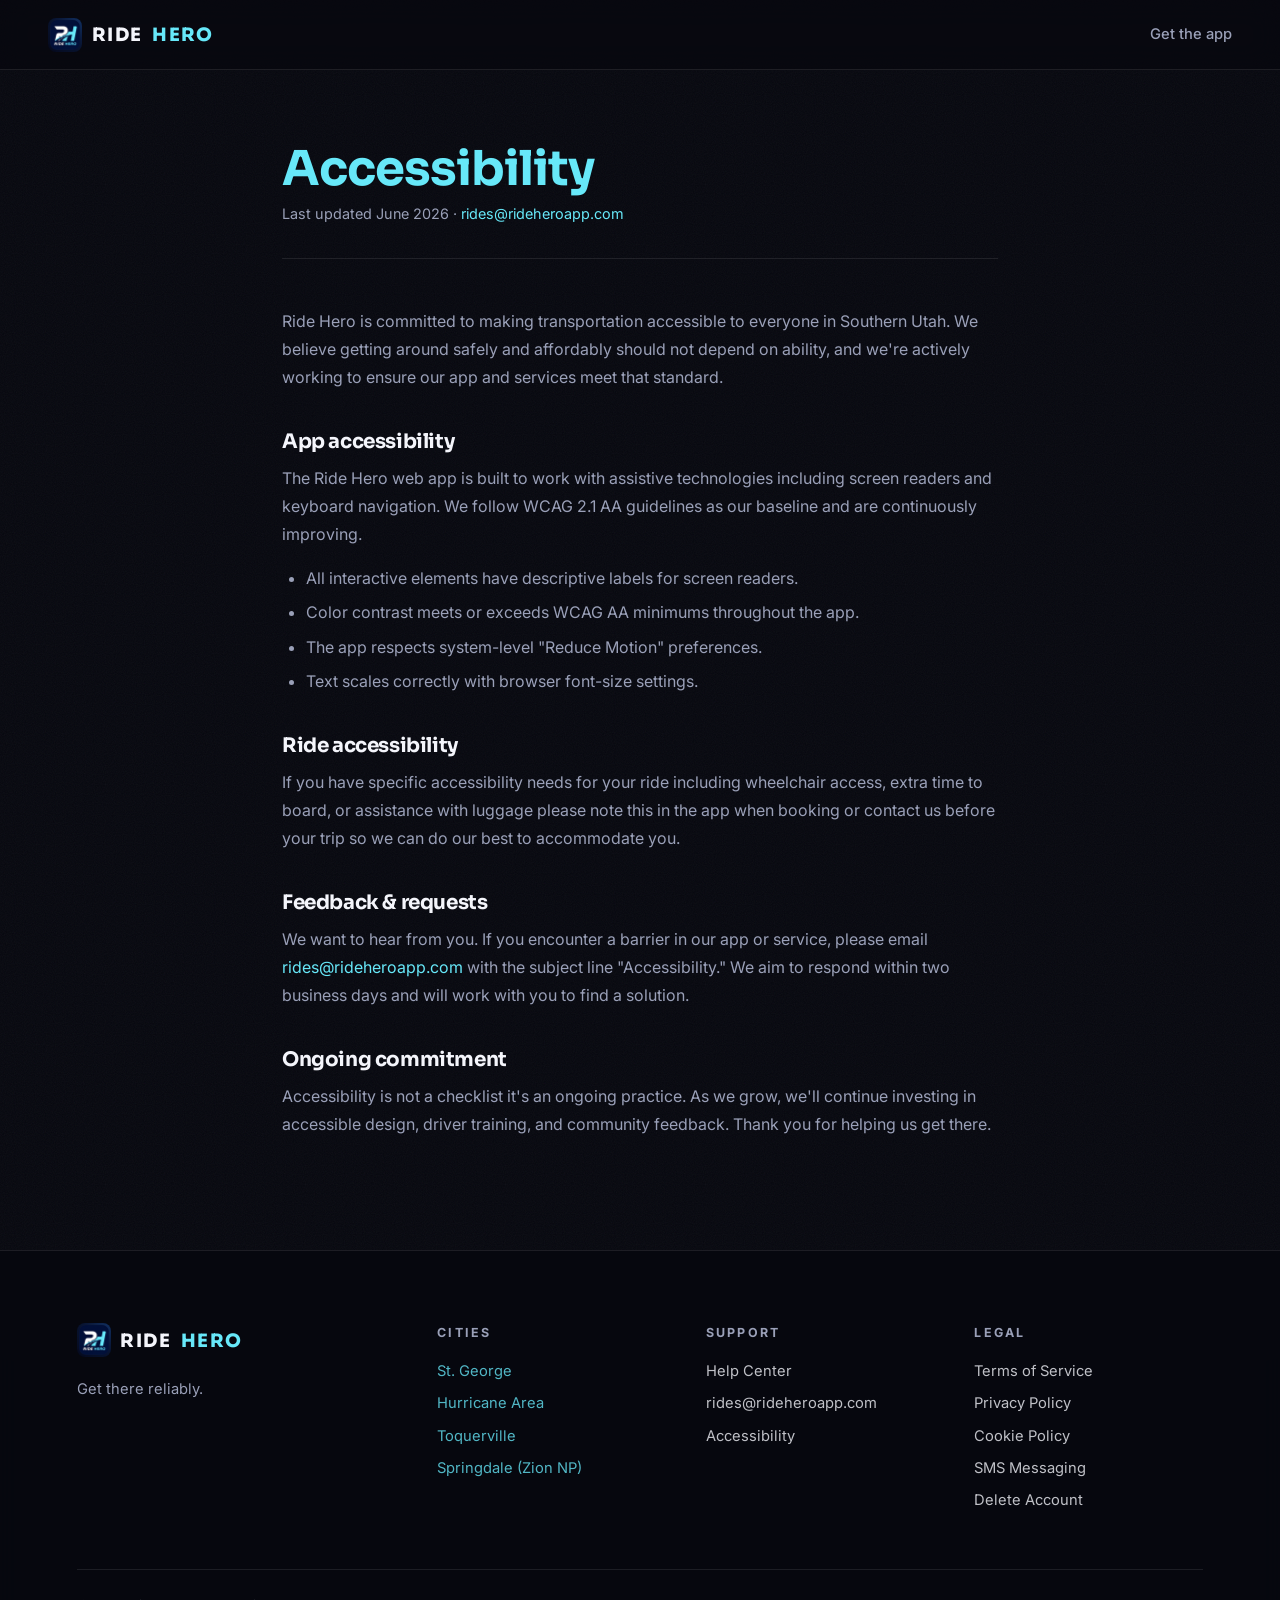
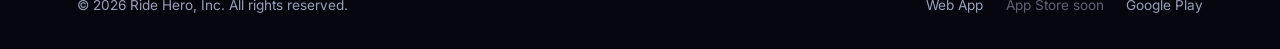
<file: accessibility.html>
﻿<!DOCTYPE html>
<html lang="en">
<head>
  <meta charset="UTF-8" />
  <meta name="viewport" content="width=device-width, initial-scale=1.0" />
  <title>Accessibility Ride Hero</title>
  <meta name="description" content="Ride Hero's commitment to accessible transportation for everyone in Southern Utah." />
  <link rel="preconnect" href="https://fonts.googleapis.com" />
  <link rel="preconnect" href="https://fonts.gstatic.com" crossorigin />
  <link href="https://fonts.googleapis.com/css2?family=Sora:wght@400;600;700;800&family=Inter:wght@400;500;600&display=swap" rel="stylesheet" />
  <link rel="icon" type="image/png" href="assets/images/logo.png" />
  <link rel="stylesheet" href="css/style.css" />
</head>
<body>
  <div class="grain" aria-hidden="true"></div>

  <header class="nav scrolled" id="nav">
    <a class="nav__logo" href="/"><img src="assets/images/logo.png" alt="" class="nav__logo-img" />RIDE<span>HERO</span></a>
    <nav class="nav__links">
      <a href="https://app.rideheroapp.com" target="_blank" rel="noopener">Get the app</a>
    </nav>
  </header>

  <main>
    <div class="page-wrap">
      <h1><span class="accent">Accessibility</span></h1>
      <p class="page-meta">Last updated June 2026 · <a href="mailto:rides@rideheroapp.com">rides@rideheroapp.com</a></p>

      <p>Ride Hero is committed to making transportation accessible to everyone in Southern Utah. We believe getting around safely and affordably should not depend on ability, and we're actively working to ensure our app and services meet that standard.</p>

      <h2>App accessibility</h2>
      <p>The Ride Hero web app is built to work with assistive technologies including screen readers and keyboard navigation. We follow WCAG 2.1 AA guidelines as our baseline and are continuously improving.</p>
      <ul>
        <li>All interactive elements have descriptive labels for screen readers.</li>
        <li>Color contrast meets or exceeds WCAG AA minimums throughout the app.</li>
        <li>The app respects system-level "Reduce Motion" preferences.</li>
        <li>Text scales correctly with browser font-size settings.</li>
      </ul>

      <h2>Ride accessibility</h2>
      <p>If you have specific accessibility needs for your ride including wheelchair access, extra time to board, or assistance with luggage please note this in the app when booking or contact us before your trip so we can do our best to accommodate you.</p>

      <h2>Feedback &amp; requests</h2>
      <p>We want to hear from you. If you encounter a barrier in our app or service, please email <a href="mailto:rides@rideheroapp.com">rides@rideheroapp.com</a> with the subject line "Accessibility." We aim to respond within two business days and will work with you to find a solution.</p>

      <h2>Ongoing commitment</h2>
      <p>Accessibility is not a checklist it's an ongoing practice. As we grow, we'll continue investing in accessible design, driver training, and community feedback. Thank you for helping us get there.</p>
    </div>
  </main>

  <footer class="footer">
    <div class="footer__grid">
      <div class="footer__brand">
        <a class="nav__logo" href="/"><img src="assets/images/logo.png" alt="" class="nav__logo-img" />RIDE<span>HERO</span></a>
        <p>Get there reliably.</p>
      </div>
      <div class="footer__col">
        <h4>Cities</h4>
        <p>St. George</p>
        <p>Hurricane Area</p>
        <p>Toquerville</p>
        <p>Springdale (Zion NP)</p>
      </div>
      <div class="footer__col">
        <h4>Support</h4>
        <a href="/help">Help Center</a>
        <a href="mailto:rides@rideheroapp.com">rides@rideheroapp.com</a>
        <a href="/accessibility">Accessibility</a>
      </div>
      <div class="footer__col">
        <h4>Legal</h4>
        <a href="/terms" target="_blank" rel="noopener">Terms of Service</a>
        <a href="/privacy" target="_blank" rel="noopener">Privacy Policy</a>
        <a href="/cookies">Cookie Policy</a>
        <a href="/sms-consent">SMS Messaging</a>
        <a href="/delete">Delete Account</a>
      </div>
    </div>
    <div class="footer__bottom">
      <p>© 2026 Ride Hero, Inc. All rights reserved.</p>
      <div class="footer__apps">
        <a href="https://app.rideheroapp.com" target="_blank" rel="noopener">Web App</a>
        <span class="footer__soon">App Store soon</span>
        <a href="https://play.google.com/store/apps/details?id=com.ridehero.app" target="_blank" rel="noopener">Google Play</a>
      </div>
    </div>
  </footer>
</body>
</html>
</file>
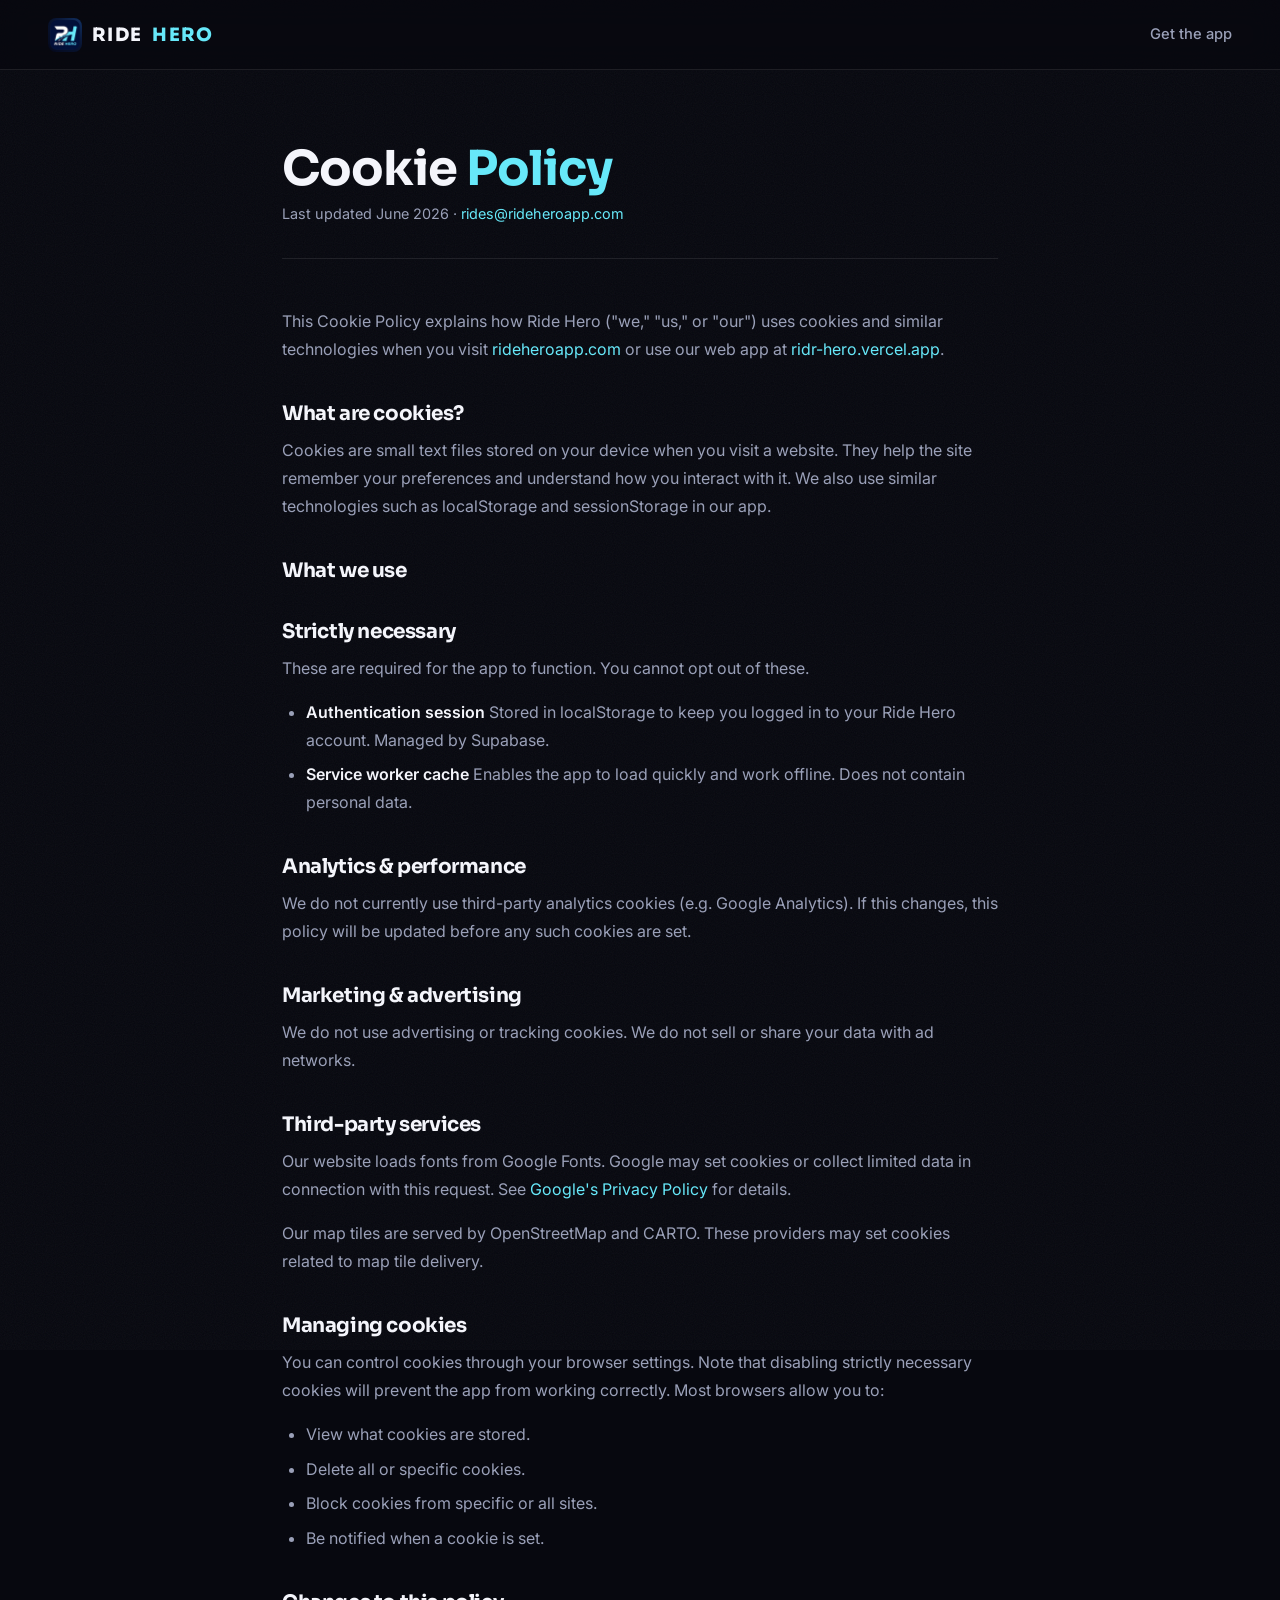
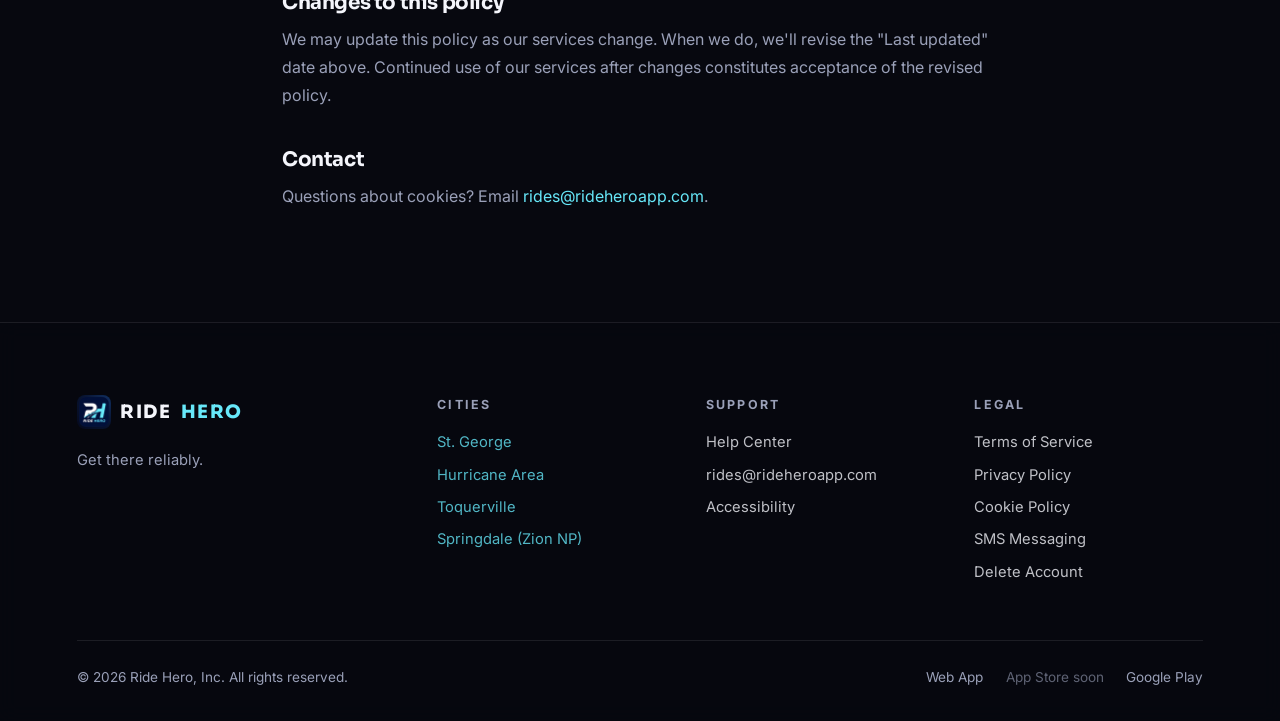
<file: cookies.html>
﻿<!DOCTYPE html>
<html lang="en">
<head>
  <meta charset="UTF-8" />
  <meta name="viewport" content="width=device-width, initial-scale=1.0" />
  <title>Cookie Policy Ride Hero</title>
  <meta name="description" content="How Ride Hero uses cookies and similar technologies on its website and app." />
  <link rel="preconnect" href="https://fonts.googleapis.com" />
  <link rel="preconnect" href="https://fonts.gstatic.com" crossorigin />
  <link href="https://fonts.googleapis.com/css2?family=Sora:wght@400;600;700;800&family=Inter:wght@400;500;600&display=swap" rel="stylesheet" />
  <link rel="icon" type="image/png" href="assets/images/logo.png" />
  <link rel="stylesheet" href="css/style.css" />
</head>
<body>
  <div class="grain" aria-hidden="true"></div>

  <header class="nav scrolled" id="nav">
    <a class="nav__logo" href="/"><img src="assets/images/logo.png" alt="" class="nav__logo-img" />RIDE<span>HERO</span></a>
    <nav class="nav__links">
      <a href="https://app.rideheroapp.com" target="_blank" rel="noopener">Get the app</a>
    </nav>
  </header>

  <main>
    <div class="page-wrap">
      <h1>Cookie <span class="accent">Policy</span></h1>
      <p class="page-meta">Last updated June 2026 · <a href="mailto:rides@rideheroapp.com">rides@rideheroapp.com</a></p>

      <p>This Cookie Policy explains how Ride Hero ("we," "us," or "our") uses cookies and similar technologies when you visit <a href="https://rideheroapp.com">rideheroapp.com</a> or use our web app at <a href="https://ridr-hero.vercel.app">ridr-hero.vercel.app</a>.</p>

      <h2>What are cookies?</h2>
      <p>Cookies are small text files stored on your device when you visit a website. They help the site remember your preferences and understand how you interact with it. We also use similar technologies such as localStorage and sessionStorage in our app.</p>

      <h2>What we use</h2>

      <h2>Strictly necessary</h2>
      <p>These are required for the app to function. You cannot opt out of these.</p>
      <ul>
        <li><strong>Authentication session</strong> Stored in localStorage to keep you logged in to your Ride Hero account. Managed by Supabase.</li>
        <li><strong>Service worker cache</strong> Enables the app to load quickly and work offline. Does not contain personal data.</li>
      </ul>

      <h2>Analytics &amp; performance</h2>
      <p>We do not currently use third-party analytics cookies (e.g. Google Analytics). If this changes, this policy will be updated before any such cookies are set.</p>

      <h2>Marketing &amp; advertising</h2>
      <p>We do not use advertising or tracking cookies. We do not sell or share your data with ad networks.</p>

      <h2>Third-party services</h2>
      <p>Our website loads fonts from Google Fonts. Google may set cookies or collect limited data in connection with this request. See <a href="https://policies.google.com/privacy" target="_blank" rel="noopener">Google's Privacy Policy</a> for details.</p>
      <p>Our map tiles are served by OpenStreetMap and CARTO. These providers may set cookies related to map tile delivery.</p>

      <h2>Managing cookies</h2>
      <p>You can control cookies through your browser settings. Note that disabling strictly necessary cookies will prevent the app from working correctly. Most browsers allow you to:</p>
      <ul>
        <li>View what cookies are stored.</li>
        <li>Delete all or specific cookies.</li>
        <li>Block cookies from specific or all sites.</li>
        <li>Be notified when a cookie is set.</li>
      </ul>

      <h2>Changes to this policy</h2>
      <p>We may update this policy as our services change. When we do, we'll revise the "Last updated" date above. Continued use of our services after changes constitutes acceptance of the revised policy.</p>

      <h2>Contact</h2>
      <p>Questions about cookies? Email <a href="mailto:rides@rideheroapp.com">rides@rideheroapp.com</a>.</p>
    </div>
  </main>

  <footer class="footer">
    <div class="footer__grid">
      <div class="footer__brand">
        <a class="nav__logo" href="/"><img src="assets/images/logo.png" alt="" class="nav__logo-img" />RIDE<span>HERO</span></a>
        <p>Get there reliably.</p>
      </div>
      <div class="footer__col">
        <h4>Cities</h4>
        <p>St. George</p>
        <p>Hurricane Area</p>
        <p>Toquerville</p>
        <p>Springdale (Zion NP)</p>
      </div>
      <div class="footer__col">
        <h4>Support</h4>
        <a href="/help">Help Center</a>
        <a href="mailto:rides@rideheroapp.com">rides@rideheroapp.com</a>
        <a href="/accessibility">Accessibility</a>
      </div>
      <div class="footer__col">
        <h4>Legal</h4>
        <a href="/terms" target="_blank" rel="noopener">Terms of Service</a>
        <a href="/privacy" target="_blank" rel="noopener">Privacy Policy</a>
        <a href="/cookies">Cookie Policy</a>
        <a href="/sms-consent">SMS Messaging</a>
        <a href="/delete">Delete Account</a>
      </div>
    </div>
    <div class="footer__bottom">
      <p>© 2026 Ride Hero, Inc. All rights reserved.</p>
      <div class="footer__apps">
        <a href="https://app.rideheroapp.com" target="_blank" rel="noopener">Web App</a>
        <span class="footer__soon">App Store soon</span>
        <a href="https://play.google.com/store/apps/details?id=com.ridehero.app" target="_blank" rel="noopener">Google Play</a>
      </div>
    </div>
  </footer>
</body>
</html>
</file>
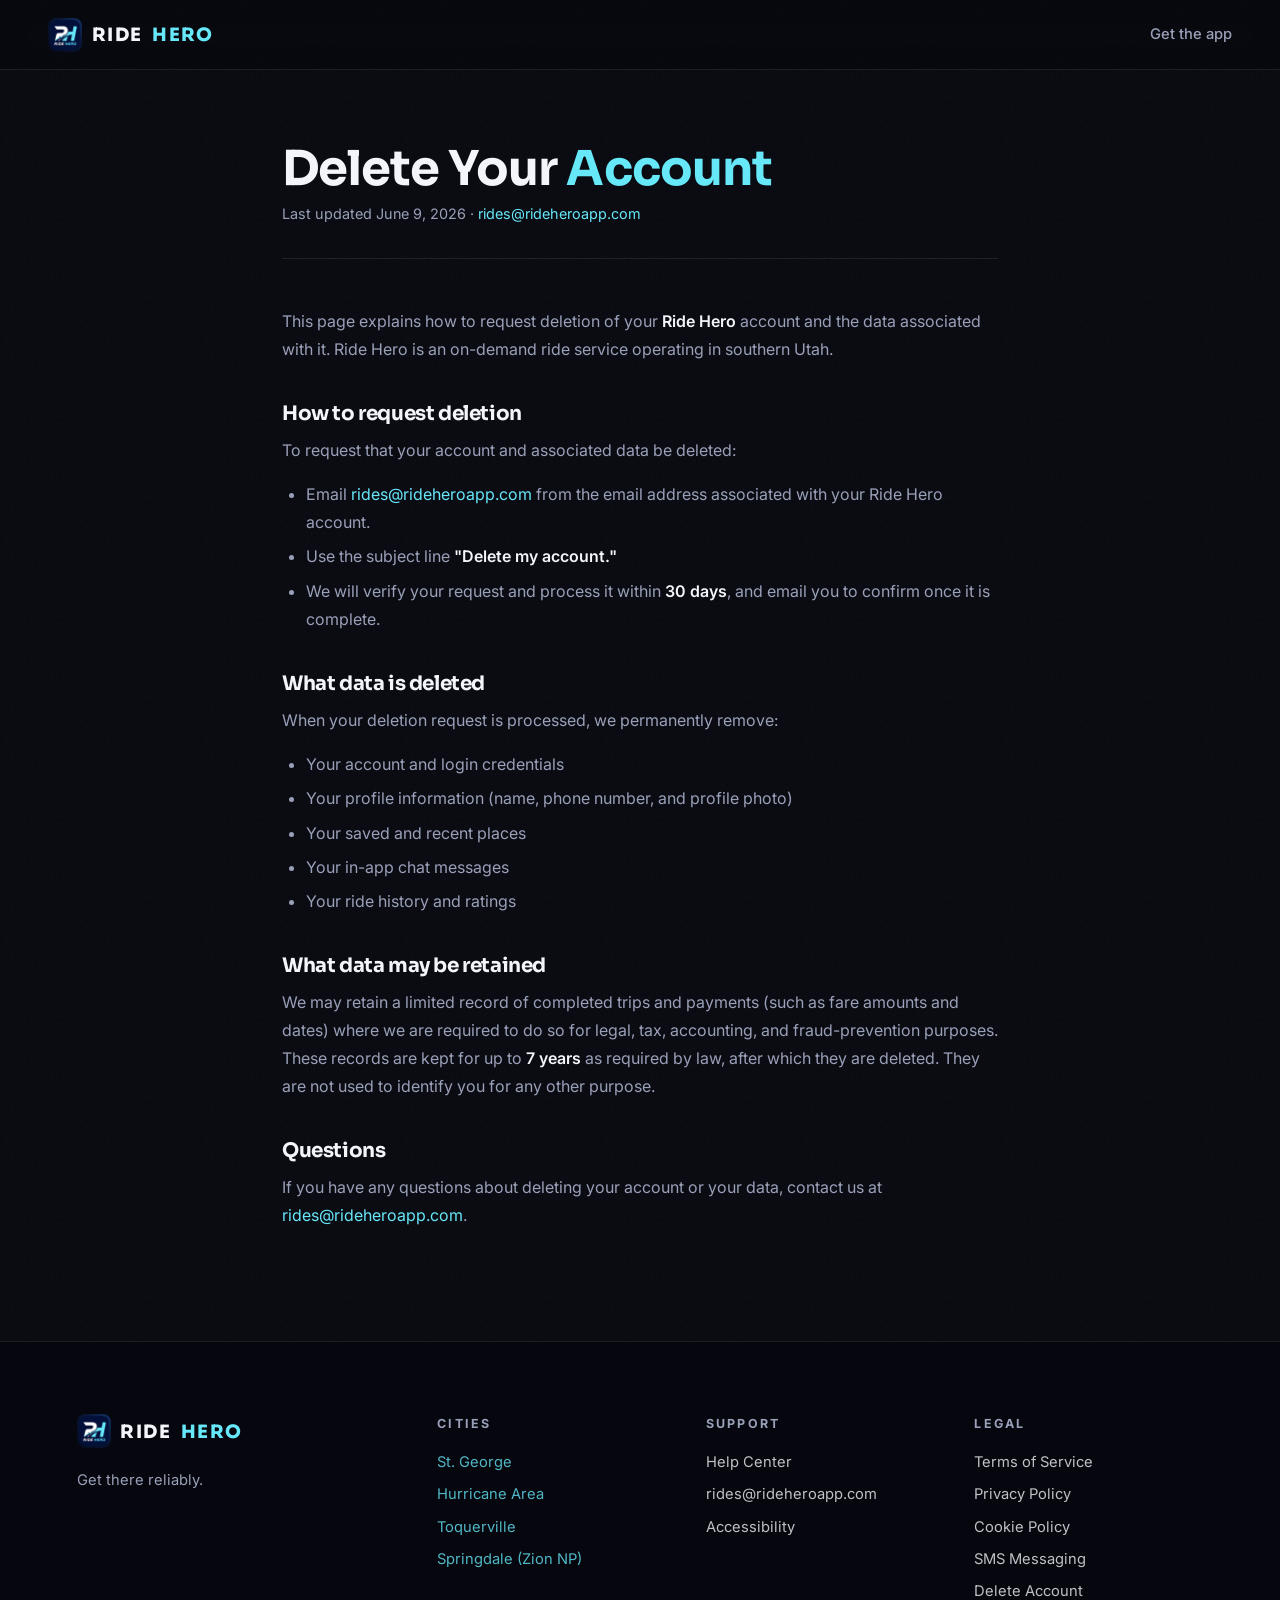
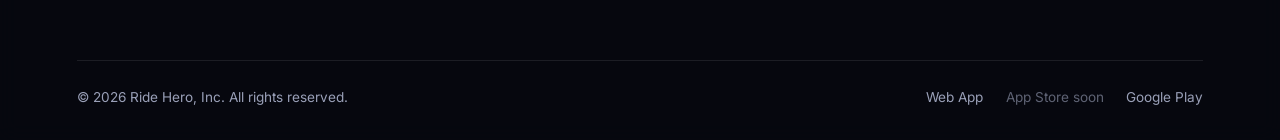
<file: delete.html>
﻿<!DOCTYPE html>
<html lang="en">
<head>
  <meta charset="UTF-8" />
  <meta name="viewport" content="width=device-width, initial-scale=1.0" />
  <title>Delete Your Account Ride Hero</title>
  <meta name="description" content="How to request deletion of your Ride Hero account and associated data." />
  <link rel="preconnect" href="https://fonts.googleapis.com" />
  <link rel="preconnect" href="https://fonts.gstatic.com" crossorigin />
  <link href="https://fonts.googleapis.com/css2?family=Sora:wght@400;600;700;800&family=Inter:wght@400;500;600&display=swap" rel="stylesheet" />
  <link rel="icon" type="image/png" href="assets/images/logo.png" />
  <link rel="stylesheet" href="css/style.css" />
</head>
<body>
  <div class="grain" aria-hidden="true"></div>

  <header class="nav scrolled" id="nav">
    <a class="nav__logo" href="/"><img src="assets/images/logo.png" alt="" class="nav__logo-img" />RIDE<span>HERO</span></a>
    <nav class="nav__links">
      <a href="https://app.rideheroapp.com" target="_blank" rel="noopener">Get the app</a>
    </nav>
  </header>

  <main>
    <div class="page-wrap">
      <h1>Delete Your <span class="accent">Account</span></h1>
      <p class="page-meta">Last updated June 9, 2026 · <a href="mailto:rides@rideheroapp.com">rides@rideheroapp.com</a></p>

      <p>
        This page explains how to request deletion of your <strong>Ride Hero</strong> account and the data
        associated with it. Ride Hero is an on-demand ride service operating in southern Utah.
      </p>

      <h2>How to request deletion</h2>
      <p>To request that your account and associated data be deleted:</p>
      <ul>
        <li>Email <a href="mailto:rides@rideheroapp.com?subject=Delete%20my%20account">rides@rideheroapp.com</a>
            from the email address associated with your Ride Hero account.</li>
        <li>Use the subject line <strong>"Delete my account."</strong></li>
        <li>We will verify your request and process it within <strong>30 days</strong>, and email you to confirm
            once it is complete.</li>
      </ul>

      <h2>What data is deleted</h2>
      <p>When your deletion request is processed, we permanently remove:</p>
      <ul>
        <li>Your account and login credentials</li>
        <li>Your profile information (name, phone number, and profile photo)</li>
        <li>Your saved and recent places</li>
        <li>Your in-app chat messages</li>
        <li>Your ride history and ratings</li>
      </ul>

      <h2>What data may be retained</h2>
      <p>
        We may retain a limited record of completed trips and payments (such as fare amounts and dates) where we
        are required to do so for legal, tax, accounting, and fraud-prevention purposes. These records are kept
        for up to <strong>7 years</strong> as required by law, after which they are deleted. They are not used to
        identify you for any other purpose.
      </p>

      <h2>Questions</h2>
      <p>
        If you have any questions about deleting your account or your data, contact us at
        <a href="mailto:rides@rideheroapp.com">rides@rideheroapp.com</a>.
      </p>
    </div>
  </main>

  <footer class="footer">
    <div class="footer__grid">
      <div class="footer__brand">
        <a class="nav__logo" href="/"><img src="assets/images/logo.png" alt="" class="nav__logo-img" />RIDE<span>HERO</span></a>
        <p>Get there reliably.</p>
      </div>
      <div class="footer__col">
        <h4>Cities</h4>
        <p>St. George</p>
        <p>Hurricane Area</p>
        <p>Toquerville</p>
        <p>Springdale (Zion NP)</p>
      </div>
      <div class="footer__col">
        <h4>Support</h4>
        <a href="/help">Help Center</a>
        <a href="mailto:rides@rideheroapp.com">rides@rideheroapp.com</a>
        <a href="/accessibility">Accessibility</a>
      </div>
      <div class="footer__col">
        <h4>Legal</h4>
        <a href="/terms" target="_blank" rel="noopener">Terms of Service</a>
        <a href="/privacy" target="_blank" rel="noopener">Privacy Policy</a>
        <a href="/cookies">Cookie Policy</a>
        <a href="/sms-consent">SMS Messaging</a>
        <a href="/delete">Delete Account</a>
      </div>
    </div>
    <div class="footer__bottom">
      <p>© 2026 Ride Hero, Inc. All rights reserved.</p>
      <div class="footer__apps">
        <a href="https://app.rideheroapp.com" target="_blank" rel="noopener">Web App</a>
        <span class="footer__soon">App Store soon</span>
        <a href="https://play.google.com/store/apps/details?id=com.ridehero.app" target="_blank" rel="noopener">Google Play</a>
      </div>
    </div>
  </footer>
</body>
</html>
</file>
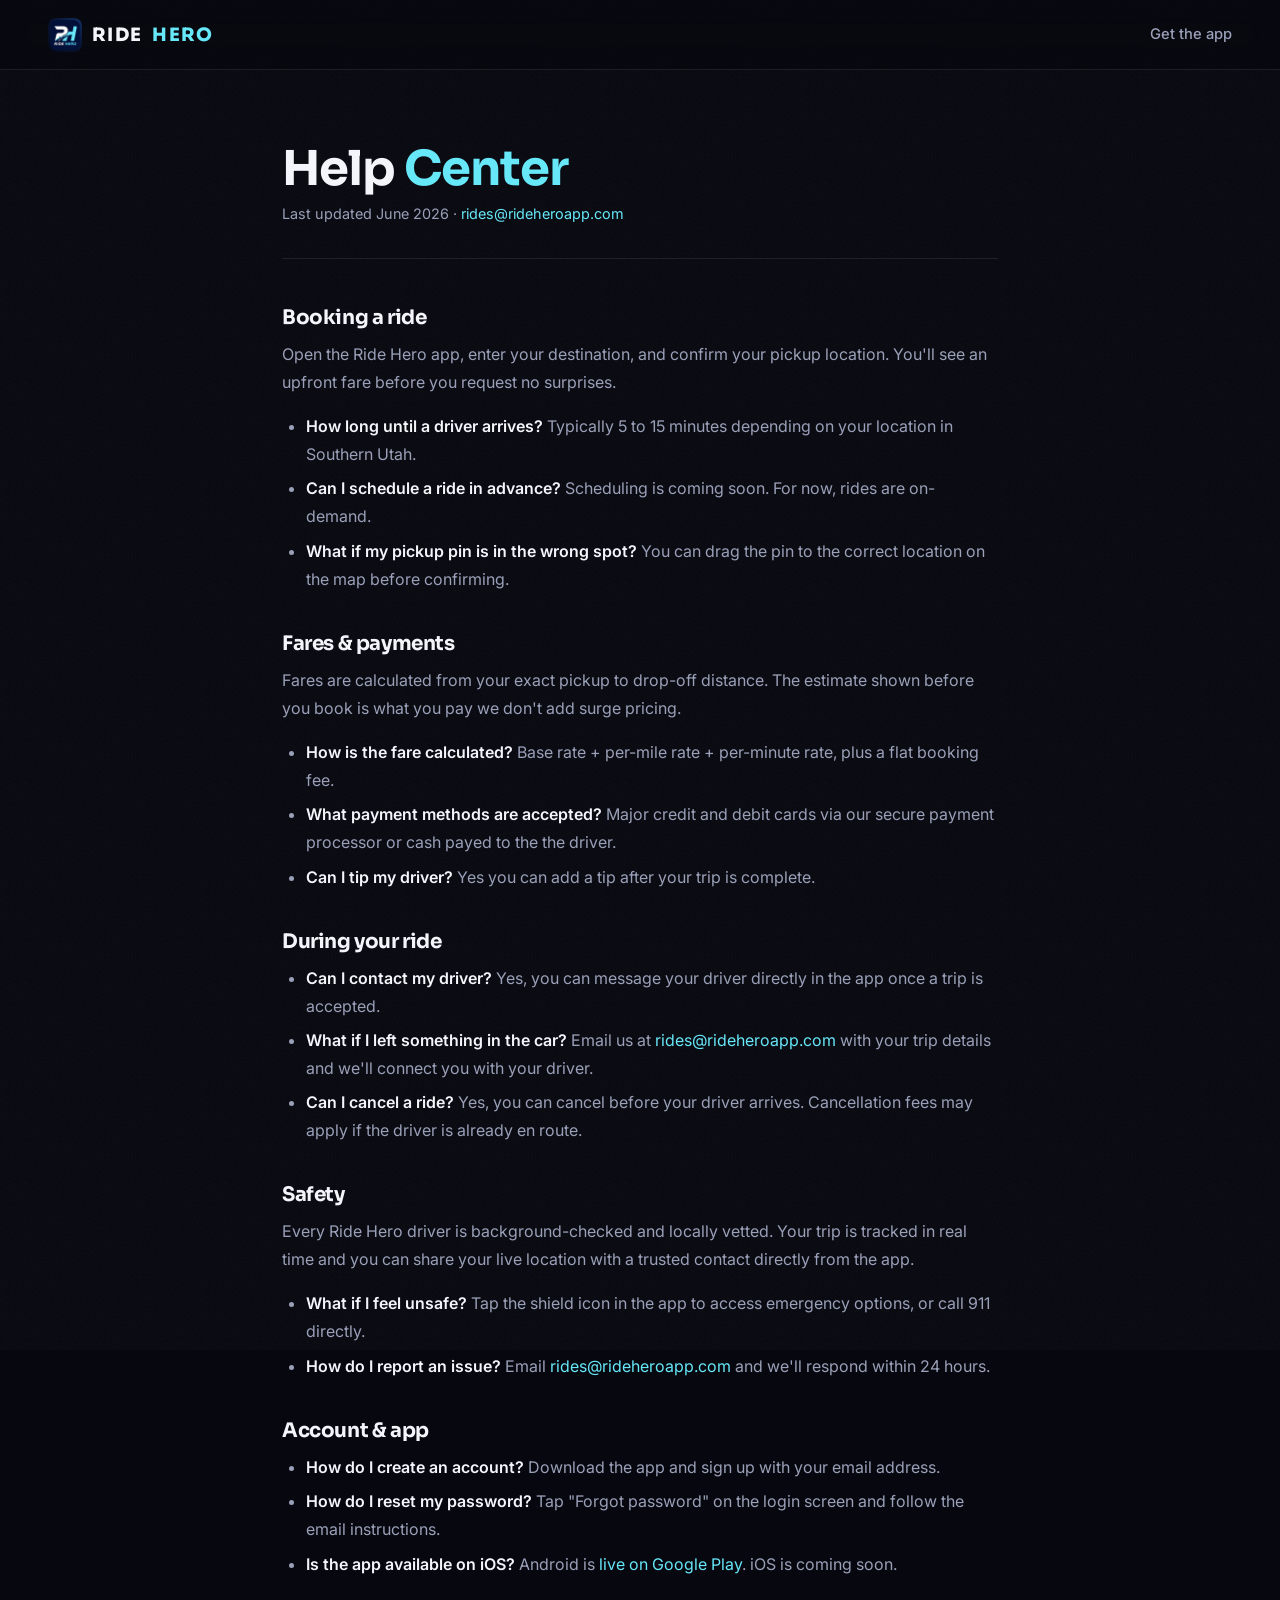
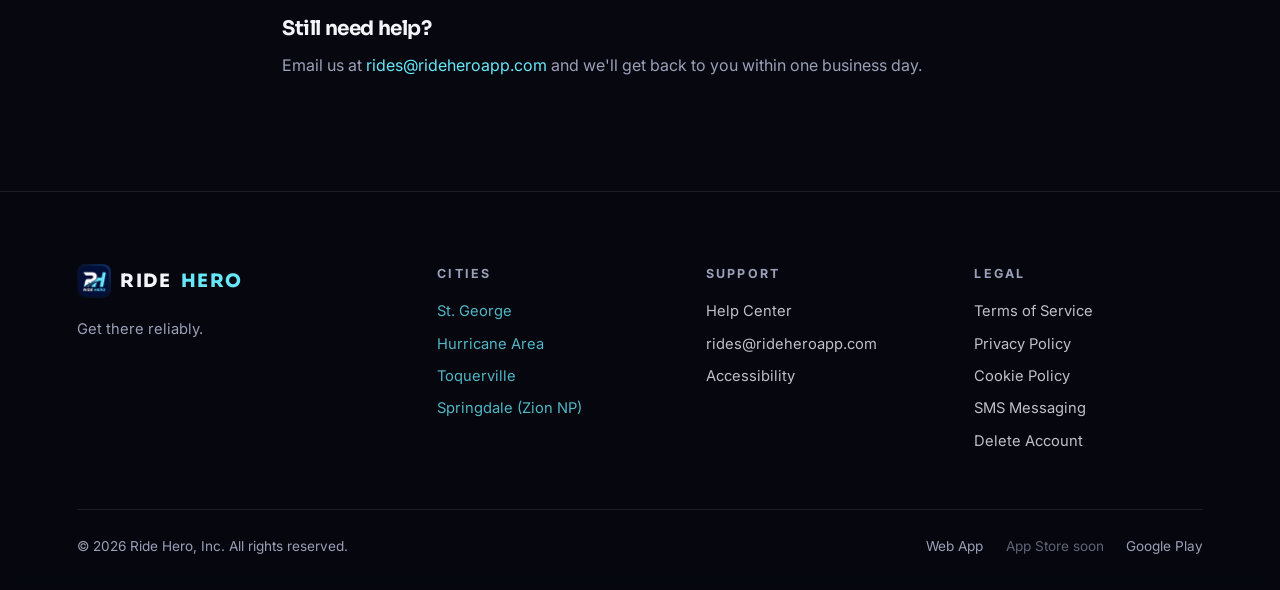
<file: help.html>
﻿<!DOCTYPE html>
<html lang="en">
<head>
  <meta charset="UTF-8" />
  <meta name="viewport" content="width=device-width, initial-scale=1.0" />
  <title>Help Center Ride Hero</title>
  <meta name="description" content="Answers to common questions about booking rides, payments, safety, and more." />
  <link rel="preconnect" href="https://fonts.googleapis.com" />
  <link rel="preconnect" href="https://fonts.gstatic.com" crossorigin />
  <link href="https://fonts.googleapis.com/css2?family=Sora:wght@400;600;700;800&family=Inter:wght@400;500;600&display=swap" rel="stylesheet" />
  <link rel="icon" type="image/png" href="assets/images/logo.png" />
  <link rel="stylesheet" href="css/style.css" />
</head>
<body>
  <div class="grain" aria-hidden="true"></div>

  <header class="nav scrolled" id="nav">
    <a class="nav__logo" href="/"><img src="assets/images/logo.png" alt="" class="nav__logo-img" />RIDE<span>HERO</span></a>
    <nav class="nav__links">
      <a href="https://app.rideheroapp.com" target="_blank" rel="noopener">Get the app</a>
    </nav>
  </header>

  <main>
    <div class="page-wrap">
      <h1>Help <span class="accent">Center</span></h1>
      <p class="page-meta">Last updated June 2026 · <a href="mailto:rides@rideheroapp.com">rides@rideheroapp.com</a></p>

      <h2>Booking a ride</h2>
      <p>Open the Ride Hero app, enter your destination, and confirm your pickup location. You'll see an upfront fare before you request no surprises.</p>
      <ul>
        <li><strong>How long until a driver arrives?</strong> Typically 5 to 15 minutes depending on your location in Southern Utah.</li>
        <li><strong>Can I schedule a ride in advance?</strong> Scheduling is coming soon. For now, rides are on-demand.</li>
        <li><strong>What if my pickup pin is in the wrong spot?</strong> You can drag the pin to the correct location on the map before confirming.</li>
      </ul>

      <h2>Fares &amp; payments</h2>
      <p>Fares are calculated from your exact pickup to drop-off distance. The estimate shown before you book is what you pay we don't add surge pricing.</p>
      <ul>
        <li><strong>How is the fare calculated?</strong> Base rate + per-mile rate + per-minute rate, plus a flat booking fee.</li>
        <li><strong>What payment methods are accepted?</strong> Major credit and debit cards via our secure payment processor or cash payed to the the driver.</li>
        <li><strong>Can I tip my driver?</strong> Yes you can add a tip after your trip is complete.</li>
      </ul>

      <h2>During your ride</h2>
      <ul>
        <li><strong>Can I contact my driver?</strong> Yes, you can message your driver directly in the app once a trip is accepted.</li>
        <li><strong>What if I left something in the car?</strong> Email us at <a href="mailto:rides@rideheroapp.com">rides@rideheroapp.com</a> with your trip details and we'll connect you with your driver.</li>
        <li><strong>Can I cancel a ride?</strong> Yes, you can cancel before your driver arrives. Cancellation fees may apply if the driver is already en route.</li>
      </ul>

      <h2>Safety</h2>
      <p>Every Ride Hero driver is background-checked and locally vetted. Your trip is tracked in real time and you can share your live location with a trusted contact directly from the app.</p>
      <ul>
        <li><strong>What if I feel unsafe?</strong> Tap the shield icon in the app to access emergency options, or call 911 directly.</li>
        <li><strong>How do I report an issue?</strong> Email <a href="mailto:rides@rideheroapp.com">rides@rideheroapp.com</a> and we'll respond within 24 hours.</li>
      </ul>

      <h2>Account &amp; app</h2>
      <ul>
        <li><strong>How do I create an account?</strong> Download the app and sign up with your email address.</li>
        <li><strong>How do I reset my password?</strong> Tap "Forgot password" on the login screen and follow the email instructions.</li>
        <li><strong>Is the app available on iOS?</strong> Android is <a href="https://play.google.com/store/apps/details?id=com.ridehero.app" target="_blank" rel="noopener">live on Google Play</a>. iOS is coming soon.</li>
      </ul>

      <h2>Still need help?</h2>
      <p>Email us at <a href="mailto:rides@rideheroapp.com">rides@rideheroapp.com</a> and we'll get back to you within one business day.</p>
    </div>
  </main>

  <footer class="footer">
    <div class="footer__grid">
      <div class="footer__brand">
        <a class="nav__logo" href="/"><img src="assets/images/logo.png" alt="" class="nav__logo-img" />RIDE<span>HERO</span></a>
        <p>Get there reliably.</p>
      </div>
      <div class="footer__col">
        <h4>Cities</h4>
        <p>St. George</p>
        <p>Hurricane Area</p>
        <p>Toquerville</p>
        <p>Springdale (Zion NP)</p>
      </div>
      <div class="footer__col">
        <h4>Support</h4>
        <a href="/help">Help Center</a>
        <a href="mailto:rides@rideheroapp.com">rides@rideheroapp.com</a>
        <a href="/accessibility">Accessibility</a>
      </div>
      <div class="footer__col">
        <h4>Legal</h4>
        <a href="/terms" target="_blank" rel="noopener">Terms of Service</a>
        <a href="/privacy" target="_blank" rel="noopener">Privacy Policy</a>
        <a href="/cookies">Cookie Policy</a>
        <a href="/sms-consent">SMS Messaging</a>
        <a href="/delete">Delete Account</a>
      </div>
    </div>
    <div class="footer__bottom">
      <p>© 2026 Ride Hero, Inc. All rights reserved.</p>
      <div class="footer__apps">
        <a href="https://app.rideheroapp.com" target="_blank" rel="noopener">Web App</a>
        <span class="footer__soon">App Store soon</span>
        <a href="https://play.google.com/store/apps/details?id=com.ridehero.app" target="_blank" rel="noopener">Google Play</a>
      </div>
    </div>
  </footer>
</body>
</html>
</file>
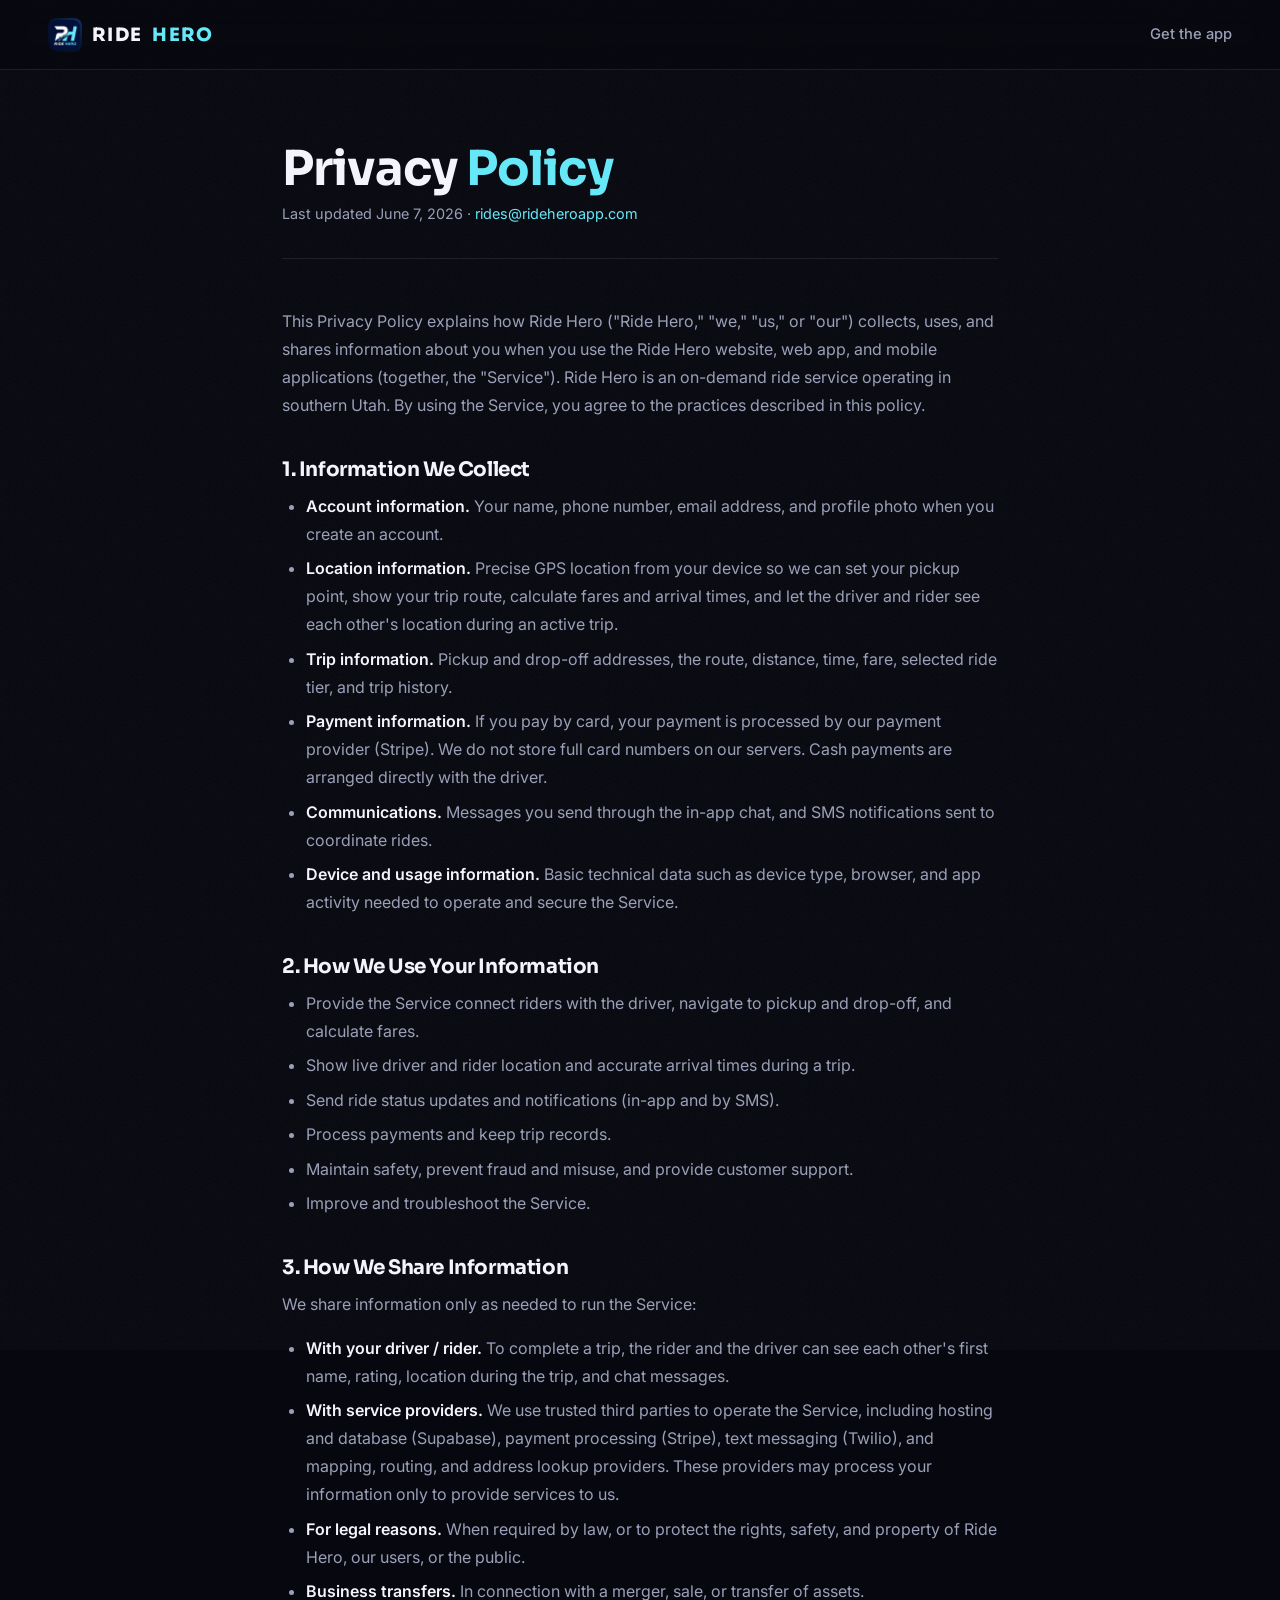
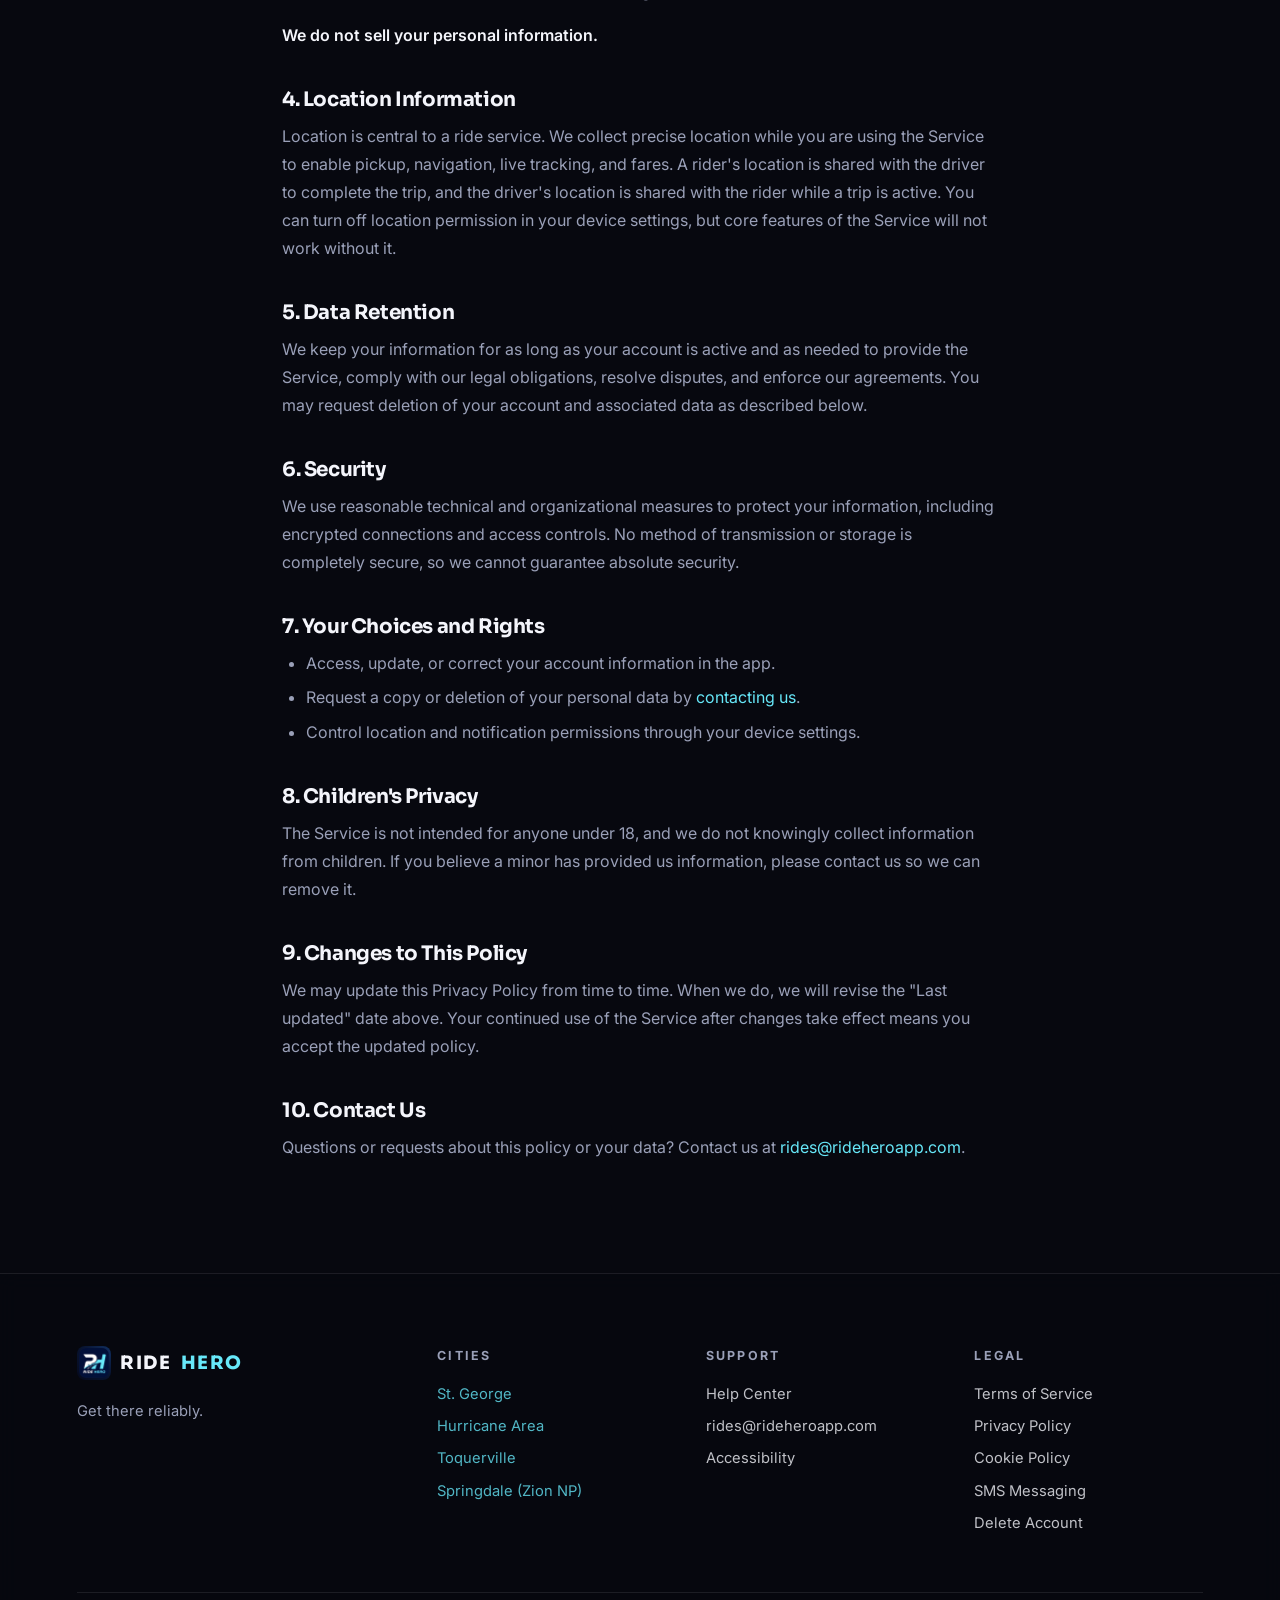
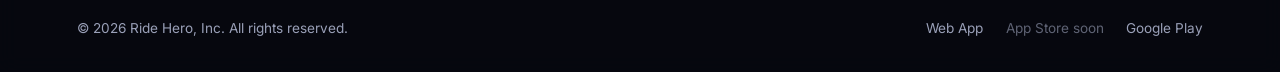
<file: privacy.html>
﻿<!DOCTYPE html>
<html lang="en">
<head>
  <meta charset="UTF-8" />
  <meta name="viewport" content="width=device-width, initial-scale=1.0" />
  <title>Privacy Policy Ride Hero</title>
  <meta name="description" content="Ride Hero Privacy Policy how we collect, use, and protect your information." />
  <link rel="preconnect" href="https://fonts.googleapis.com" />
  <link rel="preconnect" href="https://fonts.gstatic.com" crossorigin />
  <link href="https://fonts.googleapis.com/css2?family=Sora:wght@400;600;700;800&family=Inter:wght@400;500;600&display=swap" rel="stylesheet" />
  <link rel="icon" type="image/png" href="assets/images/logo.png" />
  <link rel="stylesheet" href="css/style.css" />
</head>
<body>
  <div class="grain" aria-hidden="true"></div>

  <header class="nav scrolled" id="nav">
    <a class="nav__logo" href="/"><img src="assets/images/logo.png" alt="" class="nav__logo-img" />RIDE<span>HERO</span></a>
    <nav class="nav__links">
      <a href="https://app.rideheroapp.com" target="_blank" rel="noopener">Get the app</a>
    </nav>
  </header>

  <main>
    <div class="page-wrap">
      <h1>Privacy <span class="accent">Policy</span></h1>
      <p class="page-meta">Last updated June 7, 2026 · <a href="mailto:rides@rideheroapp.com">rides@rideheroapp.com</a></p>

      <p>
        This Privacy Policy explains how Ride Hero ("Ride Hero," "we," "us," or "our") collects, uses, and
        shares information about you when you use the Ride Hero website, web app, and mobile applications
        (together, the "Service"). Ride Hero is an on-demand ride service operating in southern Utah. By using
        the Service, you agree to the practices described in this policy.
      </p>

      <h2>1. Information We Collect</h2>
      <ul>
        <li><strong>Account information.</strong> Your name, phone number, email address, and profile photo when you create an account.</li>
        <li><strong>Location information.</strong> Precise GPS location from your device so we can set your pickup point, show your trip route, calculate fares and arrival times, and let the driver and rider see each other's location during an active trip.</li>
        <li><strong>Trip information.</strong> Pickup and drop-off addresses, the route, distance, time, fare, selected ride tier, and trip history.</li>
        <li><strong>Payment information.</strong> If you pay by card, your payment is processed by our payment provider (Stripe). We do not store full card numbers on our servers. Cash payments are arranged directly with the driver.</li>
        <li><strong>Communications.</strong> Messages you send through the in-app chat, and SMS notifications sent to coordinate rides.</li>
        <li><strong>Device and usage information.</strong> Basic technical data such as device type, browser, and app activity needed to operate and secure the Service.</li>
      </ul>

      <h2>2. How We Use Your Information</h2>
      <ul>
        <li>Provide the Service connect riders with the driver, navigate to pickup and drop-off, and calculate fares.</li>
        <li>Show live driver and rider location and accurate arrival times during a trip.</li>
        <li>Send ride status updates and notifications (in-app and by SMS).</li>
        <li>Process payments and keep trip records.</li>
        <li>Maintain safety, prevent fraud and misuse, and provide customer support.</li>
        <li>Improve and troubleshoot the Service.</li>
      </ul>

      <h2>3. How We Share Information</h2>
      <p>We share information only as needed to run the Service:</p>
      <ul>
        <li><strong>With your driver / rider.</strong> To complete a trip, the rider and the driver can see each other's first name, rating, location during the trip, and chat messages.</li>
        <li><strong>With service providers.</strong> We use trusted third parties to operate the Service, including hosting and database (Supabase), payment processing (Stripe), text messaging (Twilio), and mapping, routing, and address lookup providers. These providers may process your information only to provide services to us.</li>
        <li><strong>For legal reasons.</strong> When required by law, or to protect the rights, safety, and property of Ride Hero, our users, or the public.</li>
        <li><strong>Business transfers.</strong> In connection with a merger, sale, or transfer of assets.</li>
      </ul>
      <p><strong>We do not sell your personal information.</strong></p>

      <h2>4. Location Information</h2>
      <p>
        Location is central to a ride service. We collect precise location while you are using the Service to
        enable pickup, navigation, live tracking, and fares. A rider's location is shared with the driver to
        complete the trip, and the driver's location is shared with the rider while a trip is active. You can
        turn off location permission in your device settings, but core features of the Service will not work
        without it.
      </p>

      <h2>5. Data Retention</h2>
      <p>
        We keep your information for as long as your account is active and as needed to provide the Service,
        comply with our legal obligations, resolve disputes, and enforce our agreements. You may request
        deletion of your account and associated data as described below.
      </p>

      <h2>6. Security</h2>
      <p>
        We use reasonable technical and organizational measures to protect your information, including
        encrypted connections and access controls. No method of transmission or storage is completely secure,
        so we cannot guarantee absolute security.
      </p>

      <h2>7. Your Choices and Rights</h2>
      <ul>
        <li>Access, update, or correct your account information in the app.</li>
        <li>Request a copy or deletion of your personal data by <a href="/delete">contacting us</a>.</li>
        <li>Control location and notification permissions through your device settings.</li>
      </ul>

      <h2>8. Children's Privacy</h2>
      <p>
        The Service is not intended for anyone under 18, and we do not knowingly collect information from
        children. If you believe a minor has provided us information, please contact us so we can remove it.
      </p>

      <h2>9. Changes to This Policy</h2>
      <p>
        We may update this Privacy Policy from time to time. When we do, we will revise the "Last updated" date
        above. Your continued use of the Service after changes take effect means you accept the updated policy.
      </p>

      <h2>10. Contact Us</h2>
      <p>
        Questions or requests about this policy or your data? Contact us at <a href="mailto:rides@rideheroapp.com">rides@rideheroapp.com</a>.
      </p>
    </div>
  </main>

  <footer class="footer">
    <div class="footer__grid">
      <div class="footer__brand">
        <a class="nav__logo" href="/"><img src="assets/images/logo.png" alt="" class="nav__logo-img" />RIDE<span>HERO</span></a>
        <p>Get there reliably.</p>
      </div>
      <div class="footer__col">
        <h4>Cities</h4>
        <p>St. George</p>
        <p>Hurricane Area</p>
        <p>Toquerville</p>
        <p>Springdale (Zion NP)</p>
      </div>
      <div class="footer__col">
        <h4>Support</h4>
        <a href="/help">Help Center</a>
        <a href="mailto:rides@rideheroapp.com">rides@rideheroapp.com</a>
        <a href="/accessibility">Accessibility</a>
      </div>
      <div class="footer__col">
        <h4>Legal</h4>
        <a href="/terms" target="_blank" rel="noopener">Terms of Service</a>
        <a href="/privacy" target="_blank" rel="noopener">Privacy Policy</a>
        <a href="/cookies">Cookie Policy</a>
        <a href="/sms-consent">SMS Messaging</a>
        <a href="/delete">Delete Account</a>
      </div>
    </div>
    <div class="footer__bottom">
      <p>© 2026 Ride Hero, Inc. All rights reserved.</p>
      <div class="footer__apps">
        <a href="https://app.rideheroapp.com" target="_blank" rel="noopener">Web App</a>
        <span class="footer__soon">App Store soon</span>
        <a href="https://play.google.com/store/apps/details?id=com.ridehero.app" target="_blank" rel="noopener">Google Play</a>
      </div>
    </div>
  </footer>
</body>
</html>
</file>
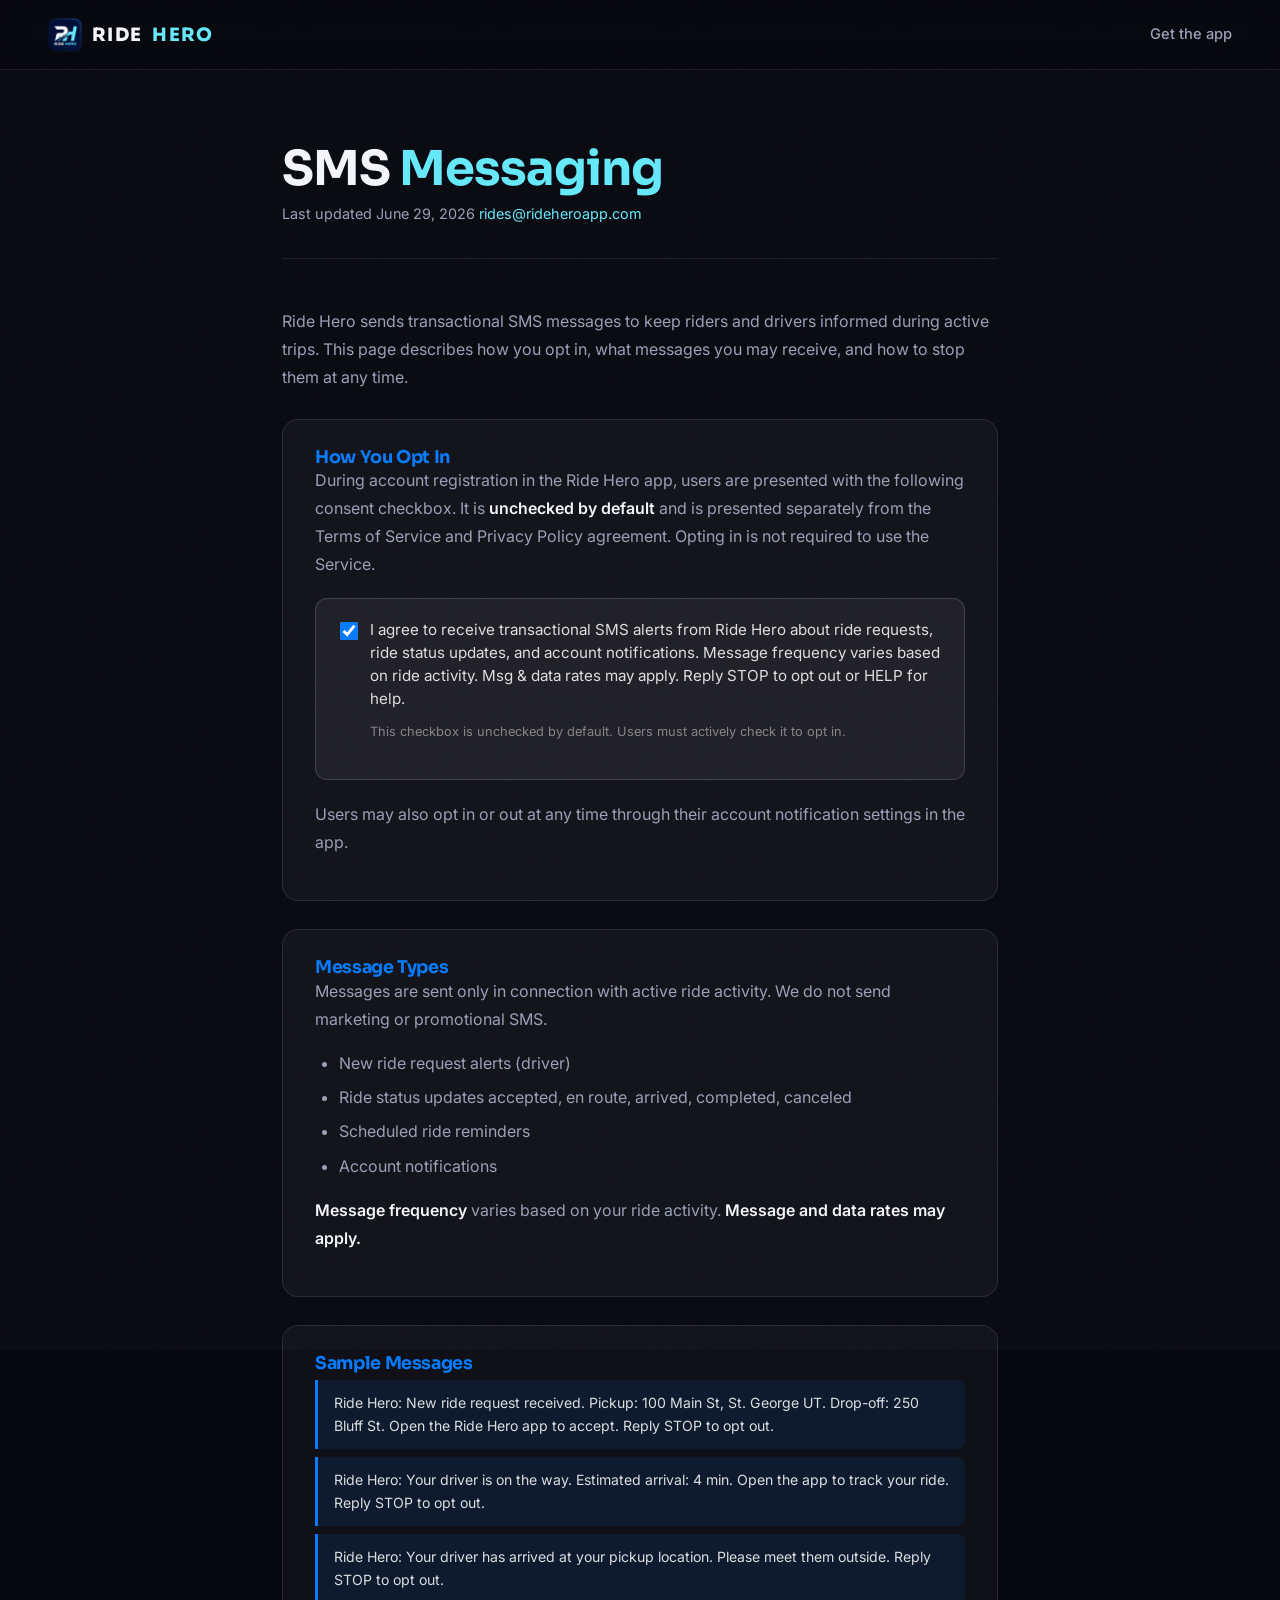
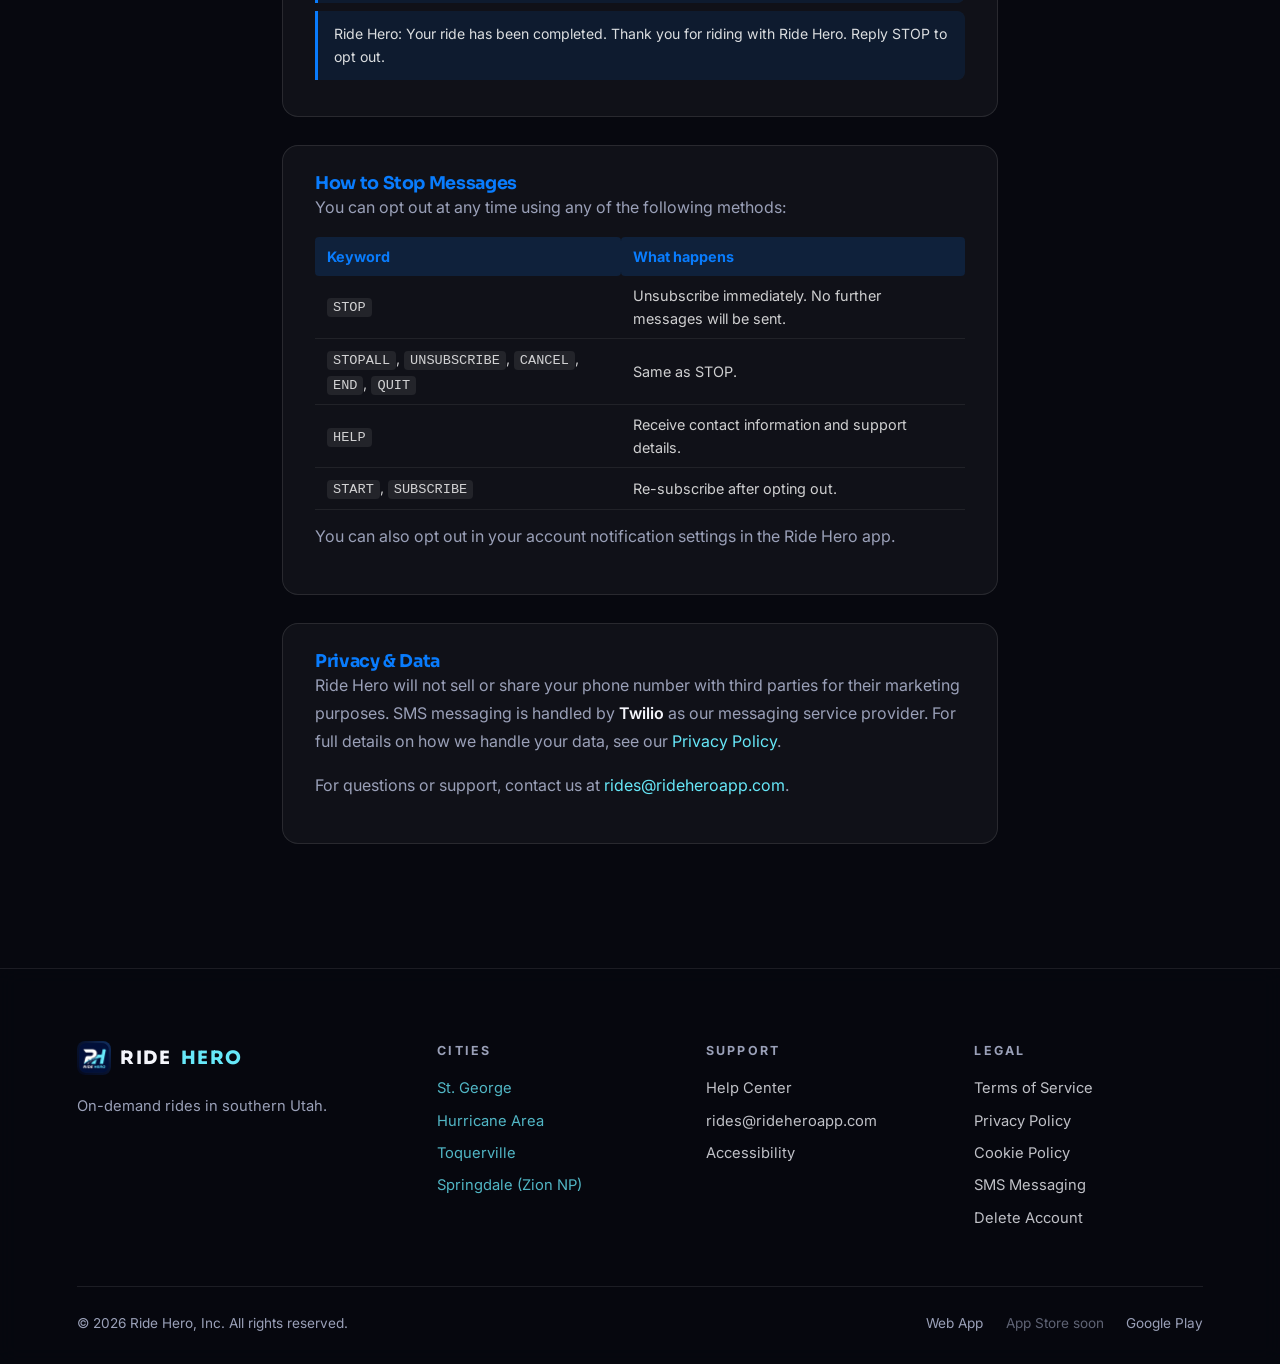
<file: sms-consent.html>
﻿<!DOCTYPE html>
<html lang="en">
<head>
  <meta charset="UTF-8" />
  <meta name="viewport" content="width=device-width, initial-scale=1.0" />
  <title>SMS Consent Ride Hero</title>
  <meta name="description" content="Ride Hero SMS messaging program opt-in information, message frequency, and how to opt out." />
  <link rel="preconnect" href="https://fonts.googleapis.com" />
  <link rel="preconnect" href="https://fonts.gstatic.com" crossorigin />
  <link href="https://fonts.googleapis.com/css2?family=Sora:wght@400;600;700;800&family=Inter:wght@400;500;600&display=swap" rel="stylesheet" />
  <link rel="icon" type="image/png" href="assets/images/logo.png" />
  <link rel="stylesheet" href="css/style.css" />
  <style>
    .consent-card {
      background: rgba(255,255,255,0.04);
      border: 1px solid rgba(255,255,255,0.1);
      border-radius: 16px;
      padding: 28px 32px;
      margin: 28px 0;
    }
    .consent-card h3 {
      margin-top: 0;
      font-size: 1.1rem;
      font-weight: 700;
      color: #097CFD;
    }
    .opt-in-demo {
      background: rgba(255,255,255,0.06);
      border: 1px solid rgba(255,255,255,0.15);
      border-radius: 12px;
      padding: 20px 24px;
      margin: 20px 0;
      font-family: 'Inter', sans-serif;
      font-size: 0.95rem;
    }
    .opt-in-demo label {
      display: flex;
      align-items: flex-start;
      gap: 12px;
      cursor: default;
      color: rgba(255,255,255,0.85);
      line-height: 1.5;
    }
    .opt-in-demo input[type="checkbox"] {
      margin-top: 3px;
      width: 18px;
      height: 18px;
      flex-shrink: 0;
      accent-color: #097CFD;
    }
    .opt-in-demo .demo-note {
      font-size: 0.8rem;
      color: rgba(255,255,255,0.45);
      margin-top: 10px;
      margin-left: 30px;
    }
    .keyword-table {
      width: 100%;
      border-collapse: collapse;
      margin: 12px 0;
      font-size: 0.9rem;
    }
    .keyword-table th {
      text-align: left;
      padding: 8px 12px;
      background: rgba(9,124,253,0.15);
      color: #097CFD;
      font-weight: 700;
      border-radius: 4px;
    }
    .keyword-table td {
      padding: 8px 12px;
      border-bottom: 1px solid rgba(255,255,255,0.07);
      color: rgba(255,255,255,0.8);
    }
    .keyword-table code {
      font-family: monospace;
      background: rgba(255,255,255,0.08);
      padding: 2px 6px;
      border-radius: 4px;
      font-size: 0.85rem;
    }
    .sample-sms {
      background: rgba(9,124,253,0.1);
      border-left: 3px solid #097CFD;
      border-radius: 0 8px 8px 0;
      padding: 12px 16px;
      margin: 8px 0;
      font-family: 'Inter', sans-serif;
      font-size: 0.88rem;
      color: rgba(255,255,255,0.85);
    }
  </style>
</head>
<body>
  <div class="grain" aria-hidden="true"></div>

  <header class="nav scrolled" id="nav">
    <a class="nav__logo" href="/"><img src="assets/images/logo.png" alt="" class="nav__logo-img" />RIDE<span>HERO</span></a>
    <nav class="nav__links">
      <a href="https://app.rideheroapp.com" target="_blank" rel="noopener">Get the app</a>
    </nav>
  </header>

  <main>
    <div class="page-wrap">
      <h1>SMS <span class="accent">Messaging</span></h1>
      <p class="page-meta">Last updated June 29, 2026  <a href="mailto:rides@rideheroapp.com">rides@rideheroapp.com</a></p>

      <p>
        Ride Hero sends transactional SMS messages to keep riders and drivers informed during active trips.
        This page describes how you opt in, what messages you may receive, and how to stop them at any time.
      </p>

      <div class="consent-card">
        <h3>How You Opt In</h3>
        <p>
          During account registration in the Ride Hero app, users are presented with the following consent
          checkbox. It is <strong>unchecked by default</strong> and is presented separately from the
          Terms of Service and Privacy Policy agreement. Opting in is not required to use the Service.
        </p>
        <div class="opt-in-demo">
          <label>
            <input type="checkbox" checked readonly />
            I agree to receive transactional SMS alerts from Ride Hero about ride requests, ride status
            updates, and account notifications. Message frequency varies based on ride activity.
            Msg &amp; data rates may apply. Reply STOP to opt out or HELP for help.
          </label>
          <p class="demo-note">This checkbox is unchecked by default. Users must actively check it to opt in.</p>
        </div>
        <p>
          Users may also opt in or out at any time through their account notification settings in the app.
        </p>
      </div>

      <div class="consent-card">
        <h3>Message Types</h3>
        <p>Messages are sent only in connection with active ride activity. We do not send marketing or promotional SMS.</p>
        <ul>
          <li>New ride request alerts (driver)</li>
          <li>Ride status updates accepted, en route, arrived, completed, canceled</li>
          <li>Scheduled ride reminders</li>
          <li>Account notifications</li>
        </ul>
        <p><strong>Message frequency</strong> varies based on your ride activity. <strong>Message and data rates may apply.</strong></p>
      </div>

      <div class="consent-card">
        <h3>Sample Messages</h3>
        <div class="sample-sms">Ride Hero: New ride request received. Pickup: 100 Main St, St. George UT. Drop-off: 250 Bluff St. Open the Ride Hero app to accept. Reply STOP to opt out.</div>
        <div class="sample-sms">Ride Hero: Your driver is on the way. Estimated arrival: 4 min. Open the app to track your ride. Reply STOP to opt out.</div>
        <div class="sample-sms">Ride Hero: Your driver has arrived at your pickup location. Please meet them outside. Reply STOP to opt out.</div>
        <div class="sample-sms">Ride Hero: Your ride has been completed. Thank you for riding with Ride Hero. Reply STOP to opt out.</div>
      </div>

      <div class="consent-card">
        <h3>How to Stop Messages</h3>
        <p>You can opt out at any time using any of the following methods:</p>
        <table class="keyword-table">
          <thead>
            <tr><th>Keyword</th><th>What happens</th></tr>
          </thead>
          <tbody>
            <tr><td><code>STOP</code></td><td>Unsubscribe immediately. No further messages will be sent.</td></tr>
            <tr><td><code>STOPALL</code>, <code>UNSUBSCRIBE</code>, <code>CANCEL</code>, <code>END</code>, <code>QUIT</code></td><td>Same as STOP.</td></tr>
            <tr><td><code>HELP</code></td><td>Receive contact information and support details.</td></tr>
            <tr><td><code>START</code>, <code>SUBSCRIBE</code></td><td>Re-subscribe after opting out.</td></tr>
          </tbody>
        </table>
        <p>You can also opt out in your account notification settings in the Ride Hero app.</p>
      </div>

      <div class="consent-card">
        <h3>Privacy &amp; Data</h3>
        <p>
          Ride Hero will not sell or share your phone number with third parties for their marketing purposes.
          SMS messaging is handled by <strong>Twilio</strong> as our messaging service provider.
          For full details on how we handle your data, see our
          <a href="/privacy">Privacy Policy</a>.
        </p>
        <p>
          For questions or support, contact us at
          <a href="mailto:rides@rideheroapp.com">rides@rideheroapp.com</a>.
        </p>
      </div>

    </div>
  </main>

  <footer class="footer">
    <div class="footer__grid">
      <div class="footer__brand">
        <a class="nav__logo" href="/"><img src="assets/images/logo.png" alt="" class="nav__logo-img" />RIDE<span>HERO</span></a>
        <p>On-demand rides in southern Utah.</p>
      </div>
      <div class="footer__col">
        <h4>Cities</h4>
        <p>St. George</p>
        <p>Hurricane Area</p>
        <p>Toquerville</p>
        <p>Springdale (Zion NP)</p>
      </div>
      <div class="footer__col">
        <h4>Support</h4>
        <a href="/help">Help Center</a>
        <a href="mailto:rides@rideheroapp.com">rides@rideheroapp.com</a>
        <a href="/accessibility">Accessibility</a>
      </div>
      <div class="footer__col">
        <h4>Legal</h4>
        <a href="/terms" target="_blank" rel="noopener">Terms of Service</a>
        <a href="/privacy" target="_blank" rel="noopener">Privacy Policy</a>
        <a href="/cookies">Cookie Policy</a>
        <a href="/sms-consent">SMS Messaging</a>
        <a href="/delete">Delete Account</a>
      </div>
    </div>
    <div class="footer__bottom">
      <p>© 2026 Ride Hero, Inc. All rights reserved.</p>
      <div class="footer__apps">
        <a href="https://app.rideheroapp.com" target="_blank" rel="noopener">Web App</a>
        <span class="footer__soon">App Store soon</span>
        <a href="https://play.google.com/store/apps/details?id=com.ridehero.app" target="_blank" rel="noopener">Google Play</a>
      </div>
    </div>
  </footer>
</body>
</html>
</file>
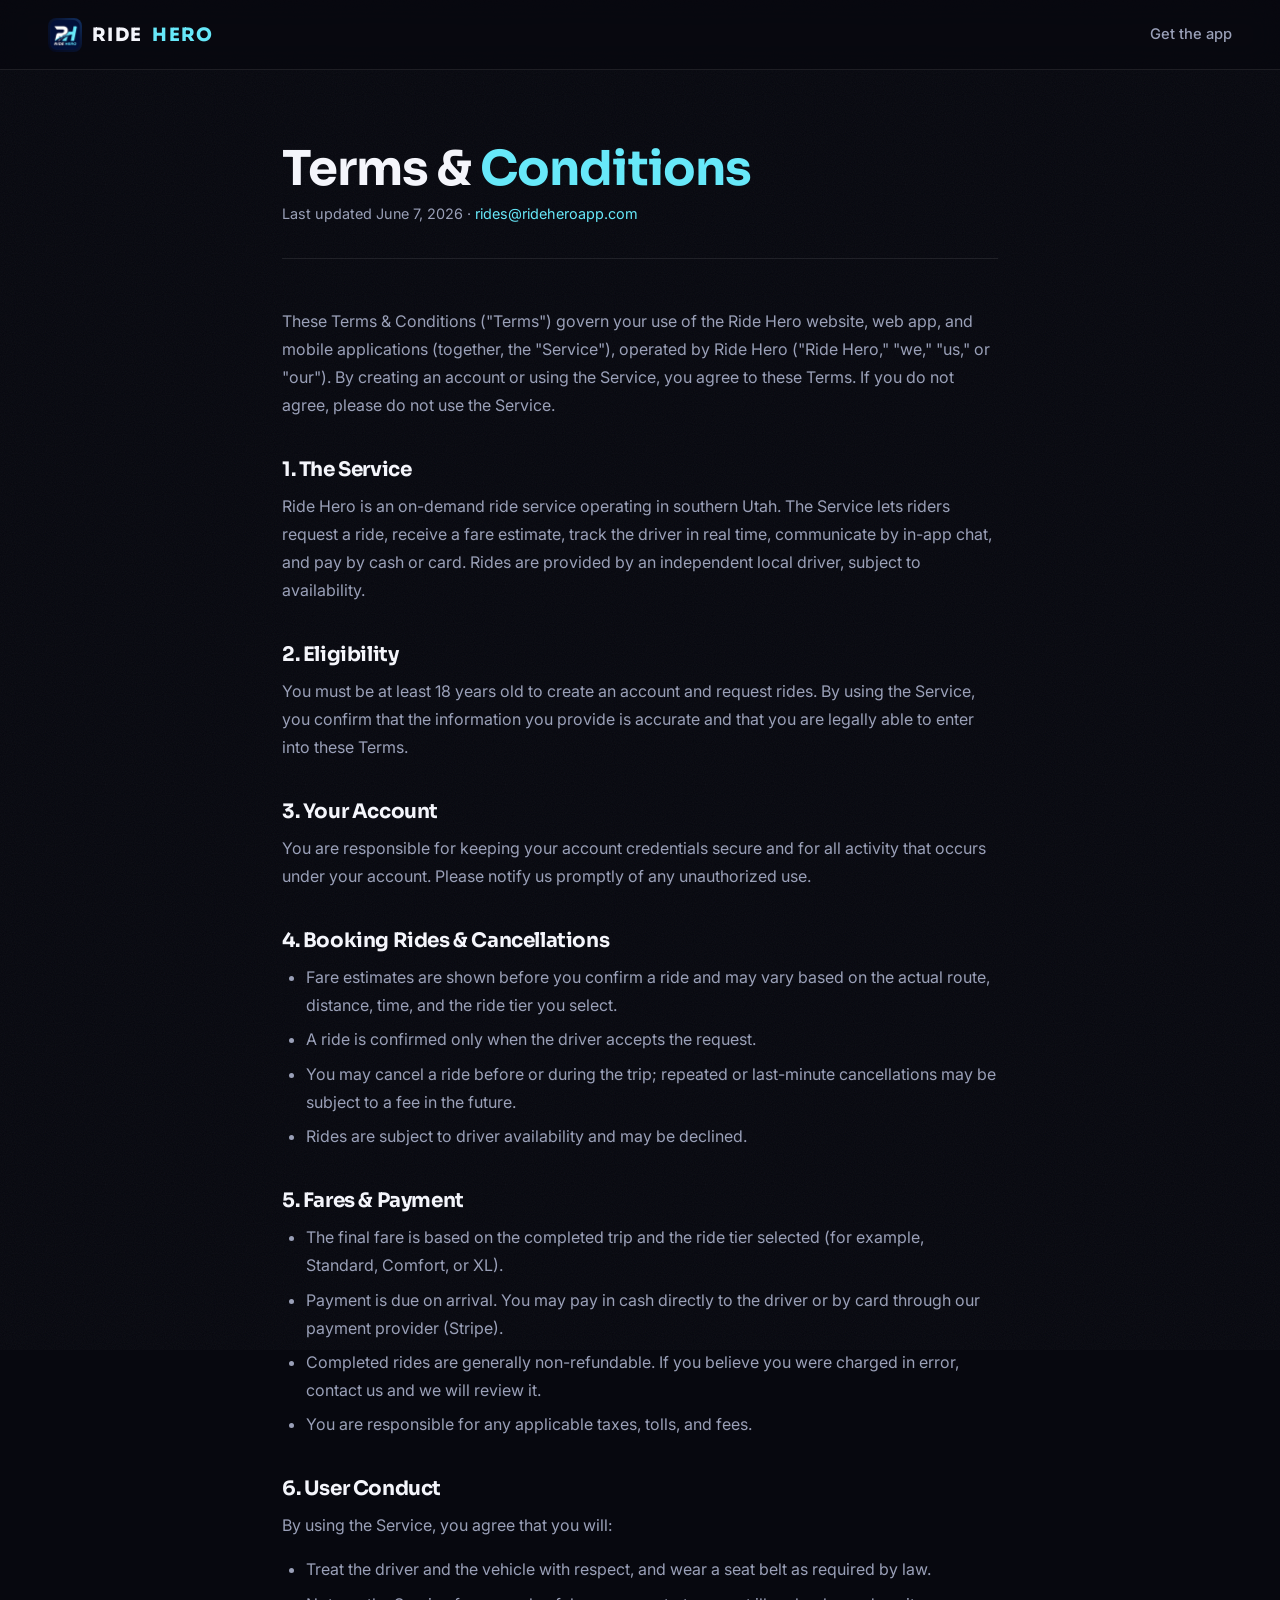
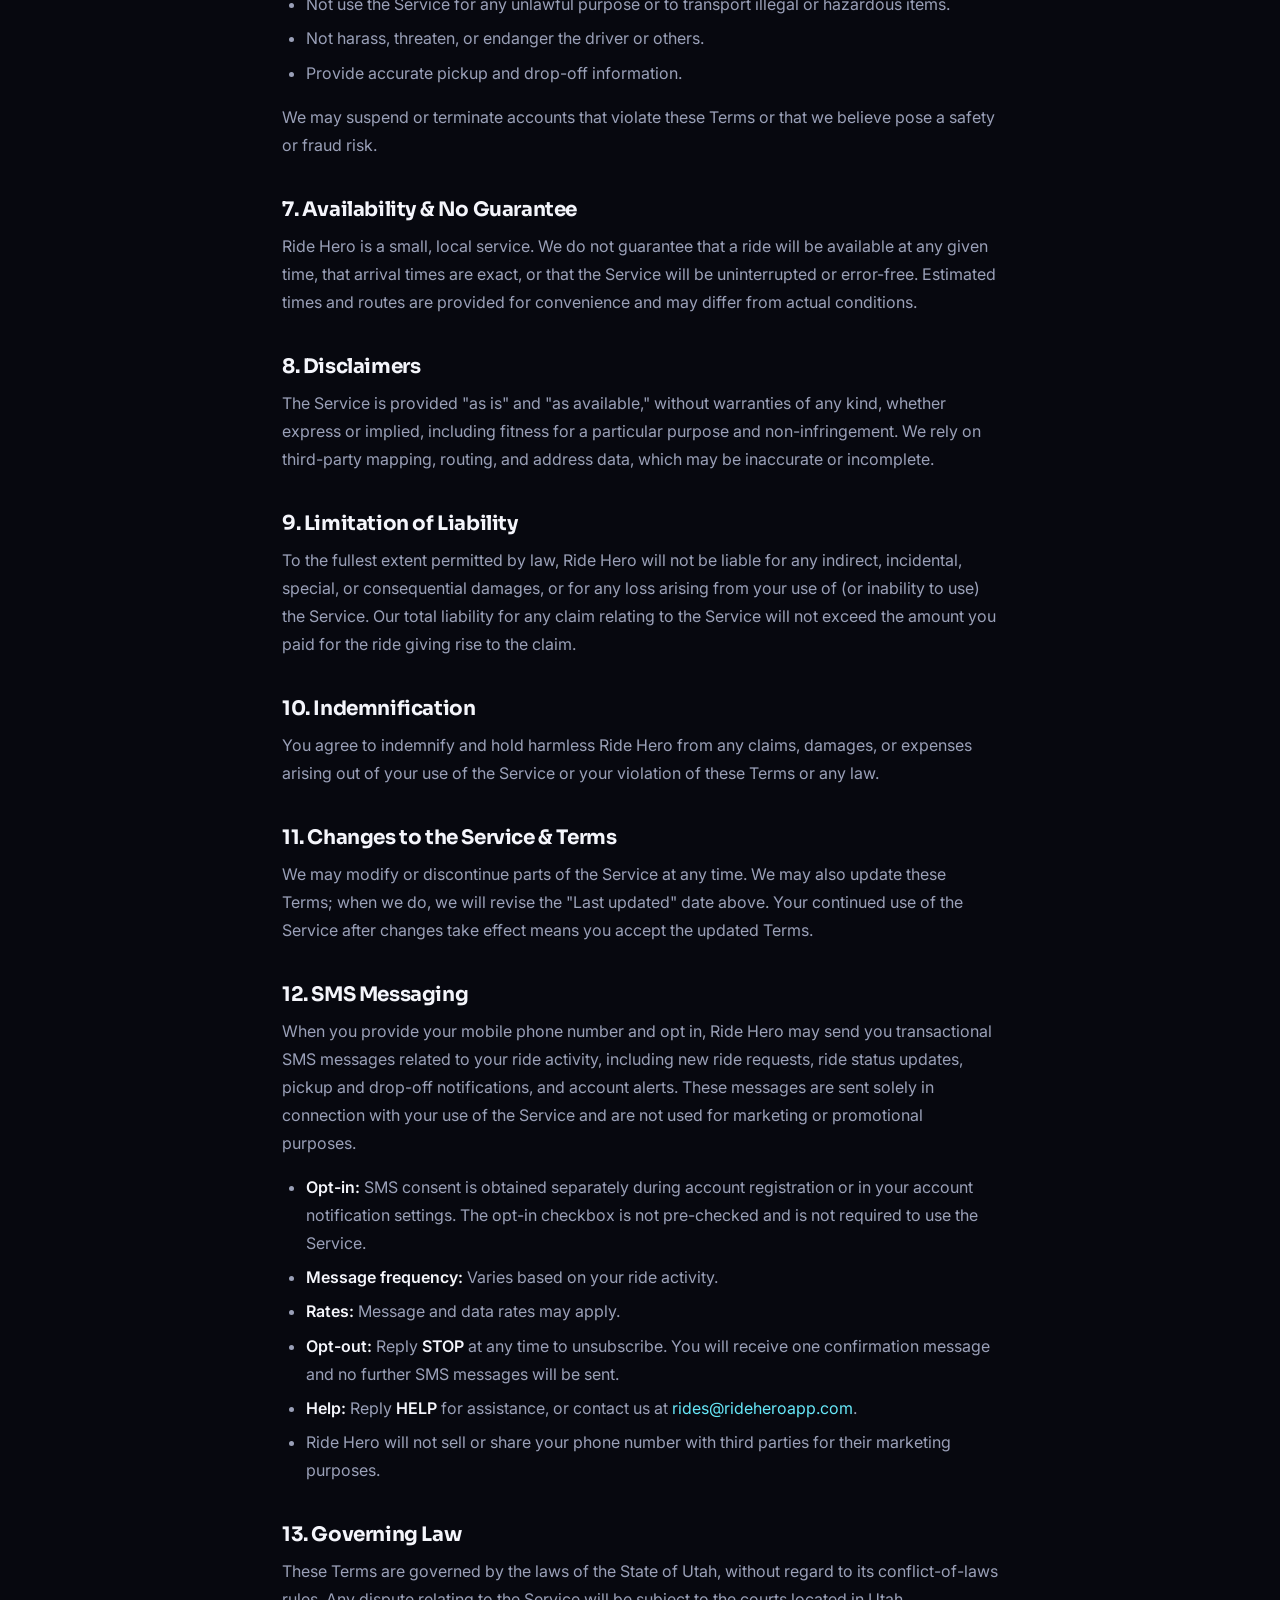
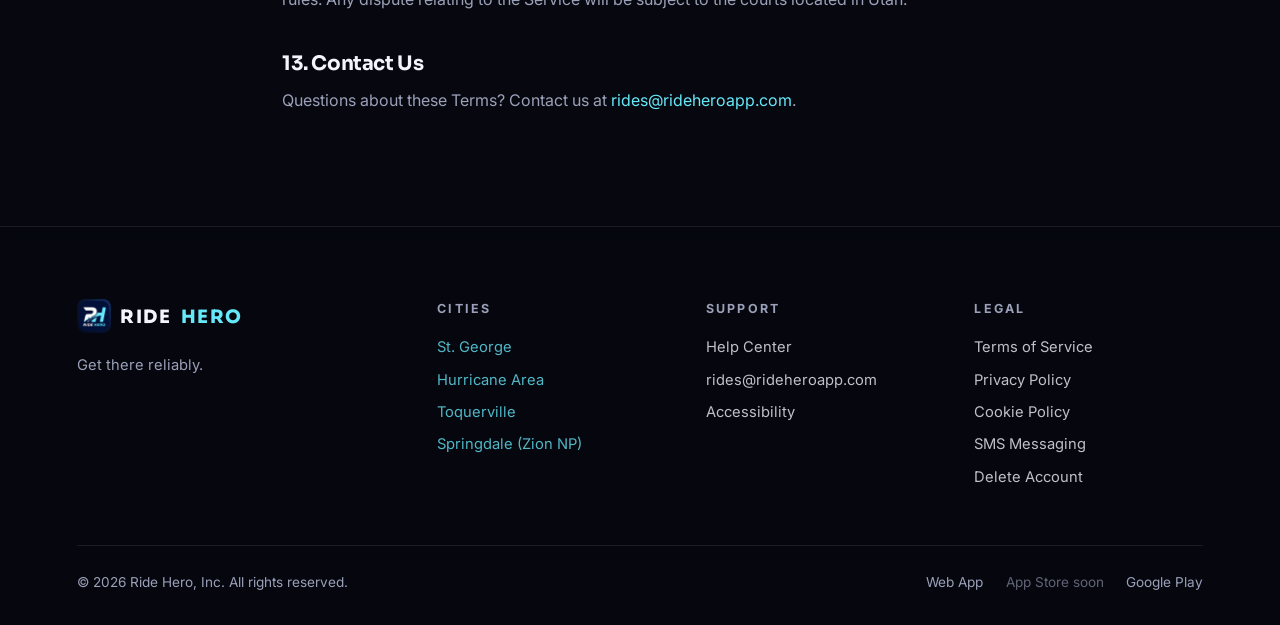
<file: terms.html>
﻿<!DOCTYPE html>
<html lang="en">
<head>
  <meta charset="UTF-8" />
  <meta name="viewport" content="width=device-width, initial-scale=1.0" />
  <title>Terms &amp; Conditions Ride Hero</title>
  <meta name="description" content="Ride Hero Terms &amp; Conditions of service." />
  <link rel="preconnect" href="https://fonts.googleapis.com" />
  <link rel="preconnect" href="https://fonts.gstatic.com" crossorigin />
  <link href="https://fonts.googleapis.com/css2?family=Sora:wght@400;600;700;800&family=Inter:wght@400;500;600&display=swap" rel="stylesheet" />
  <link rel="icon" type="image/png" href="assets/images/logo.png" />
  <link rel="stylesheet" href="css/style.css" />
</head>
<body>
  <div class="grain" aria-hidden="true"></div>

  <header class="nav scrolled" id="nav">
    <a class="nav__logo" href="/"><img src="assets/images/logo.png" alt="" class="nav__logo-img" />RIDE<span>HERO</span></a>
    <nav class="nav__links">
      <a href="https://app.rideheroapp.com" target="_blank" rel="noopener">Get the app</a>
    </nav>
  </header>

  <main>
    <div class="page-wrap">
      <h1>Terms &amp; <span class="accent">Conditions</span></h1>
      <p class="page-meta">Last updated June 7, 2026 · <a href="mailto:rides@rideheroapp.com">rides@rideheroapp.com</a></p>

      <p>
        These Terms &amp; Conditions ("Terms") govern your use of the Ride Hero website, web app, and mobile
        applications (together, the "Service"), operated by Ride Hero ("Ride Hero," "we," "us," or "our"). By
        creating an account or using the Service, you agree to these Terms. If you do not agree, please do not
        use the Service.
      </p>

      <h2>1. The Service</h2>
      <p>
        Ride Hero is an on-demand ride service operating in southern Utah. The Service lets riders request a
        ride, receive a fare estimate, track the driver in real time, communicate by in-app chat, and pay by
        cash or card. Rides are provided by an independent local driver, subject to availability.
      </p>

      <h2>2. Eligibility</h2>
      <p>
        You must be at least 18 years old to create an account and request rides. By using the Service, you
        confirm that the information you provide is accurate and that you are legally able to enter into these
        Terms.
      </p>

      <h2>3. Your Account</h2>
      <p>
        You are responsible for keeping your account credentials secure and for all activity that occurs under
        your account. Please notify us promptly of any unauthorized use.
      </p>

      <h2>4. Booking Rides &amp; Cancellations</h2>
      <ul>
        <li>Fare estimates are shown before you confirm a ride and may vary based on the actual route, distance, time, and the ride tier you select.</li>
        <li>A ride is confirmed only when the driver accepts the request.</li>
        <li>You may cancel a ride before or during the trip; repeated or last-minute cancellations may be subject to a fee in the future.</li>
        <li>Rides are subject to driver availability and may be declined.</li>
      </ul>

      <h2>5. Fares &amp; Payment</h2>
      <ul>
        <li>The final fare is based on the completed trip and the ride tier selected (for example, Standard, Comfort, or XL).</li>
        <li>Payment is due on arrival. You may pay in cash directly to the driver or by card through our payment provider (Stripe).</li>
        <li>Completed rides are generally non-refundable. If you believe you were charged in error, contact us and we will review it.</li>
        <li>You are responsible for any applicable taxes, tolls, and fees.</li>
      </ul>

      <h2>6. User Conduct</h2>
      <p>By using the Service, you agree that you will:</p>
      <ul>
        <li>Treat the driver and the vehicle with respect, and wear a seat belt as required by law.</li>
        <li>Not use the Service for any unlawful purpose or to transport illegal or hazardous items.</li>
        <li>Not harass, threaten, or endanger the driver or others.</li>
        <li>Provide accurate pickup and drop-off information.</li>
      </ul>
      <p>We may suspend or terminate accounts that violate these Terms or that we believe pose a safety or fraud risk.</p>

      <h2>7. Availability &amp; No Guarantee</h2>
      <p>
        Ride Hero is a small, local service. We do not guarantee that a ride will be
        available at any given time, that arrival times are exact, or that the Service will be uninterrupted or
        error-free. Estimated times and routes are provided for convenience and may differ from actual
        conditions.
      </p>

      <h2>8. Disclaimers</h2>
      <p>
        The Service is provided "as is" and "as available," without warranties of any kind, whether express or
        implied, including fitness for a particular purpose and non-infringement. We rely on third-party
        mapping, routing, and address data, which may be inaccurate or incomplete.
      </p>

      <h2>9. Limitation of Liability</h2>
      <p>
        To the fullest extent permitted by law, Ride Hero will not be liable for any indirect, incidental,
        special, or consequential damages, or for any loss arising from your use of (or inability to use) the
        Service. Our total liability for any claim relating to the Service will not exceed the amount you paid
        for the ride giving rise to the claim.
      </p>

      <h2>10. Indemnification</h2>
      <p>
        You agree to indemnify and hold harmless Ride Hero from any claims, damages, or expenses arising out of
        your use of the Service or your violation of these Terms or any law.
      </p>

      <h2>11. Changes to the Service &amp; Terms</h2>
      <p>
        We may modify or discontinue parts of the Service at any time. We may also update these Terms; when we
        do, we will revise the "Last updated" date above. Your continued use of the Service after changes take
        effect means you accept the updated Terms.
      </p>

      <h2>12. SMS Messaging</h2>
      <p>
        When you provide your mobile phone number and opt in, Ride Hero may send you transactional SMS messages
        related to your ride activity, including new ride requests, ride status updates, pickup and drop-off
        notifications, and account alerts. These messages are sent solely in connection with your use of the
        Service and are not used for marketing or promotional purposes.
      </p>
      <ul>
        <li><strong>Opt-in:</strong> SMS consent is obtained separately during account registration or in your
        account notification settings. The opt-in checkbox is not pre-checked and is not required to use the Service.</li>
        <li><strong>Message frequency:</strong> Varies based on your ride activity.</li>
        <li><strong>Rates:</strong> Message and data rates may apply.</li>
        <li><strong>Opt-out:</strong> Reply <strong>STOP</strong> at any time to unsubscribe. You will receive
        one confirmation message and no further SMS messages will be sent.</li>
        <li><strong>Help:</strong> Reply <strong>HELP</strong> for assistance, or contact us at
        <a href="mailto:rides@rideheroapp.com">rides@rideheroapp.com</a>.</li>
        <li>Ride Hero will not sell or share your phone number with third parties for their marketing purposes.</li>
      </ul>

      <h2>13. Governing Law</h2>
      <p>
        These Terms are governed by the laws of the State of Utah, without regard to its conflict-of-laws rules.
        Any dispute relating to the Service will be subject to the courts located in Utah.
      </p>

      <h2>13. Contact Us</h2>
      <p>
        Questions about these Terms? Contact us at
        <a href="mailto:rides@rideheroapp.com">rides@rideheroapp.com</a>.
      </p>
    </div>
  </main>

  <footer class="footer">
    <div class="footer__grid">
      <div class="footer__brand">
        <a class="nav__logo" href="/"><img src="assets/images/logo.png" alt="" class="nav__logo-img" />RIDE<span>HERO</span></a>
        <p>Get there reliably.</p>
      </div>
      <div class="footer__col">
        <h4>Cities</h4>
        <p>St. George</p>
        <p>Hurricane Area</p>
        <p>Toquerville</p>
        <p>Springdale (Zion NP)</p>
      </div>
      <div class="footer__col">
        <h4>Support</h4>
        <a href="/help">Help Center</a>
        <a href="mailto:rides@rideheroapp.com">rides@rideheroapp.com</a>
        <a href="/accessibility">Accessibility</a>
      </div>
      <div class="footer__col">
        <h4>Legal</h4>
        <a href="/terms" target="_blank" rel="noopener">Terms of Service</a>
        <a href="/privacy" target="_blank" rel="noopener">Privacy Policy</a>
        <a href="/cookies">Cookie Policy</a>
        <a href="/sms-consent">SMS Messaging</a>
        <a href="/delete">Delete Account</a>
      </div>
    </div>
    <div class="footer__bottom">
      <p>© 2026 Ride Hero, Inc. All rights reserved.</p>
      <div class="footer__apps">
        <a href="https://app.rideheroapp.com" target="_blank" rel="noopener">Web App</a>
        <span class="footer__soon">App Store soon</span>
        <a href="https://play.google.com/store/apps/details?id=com.ridehero.app" target="_blank" rel="noopener">Google Play</a>
      </div>
    </div>
  </footer>
</body>
</html>
</file>
<file: css/style.css>
/* ============ Ride Hero — motion-led landing ============ */
:root {
  --bg: #07080f;
  --bg-soft: #0d0f1a;
  --ink: #f4f5fb;
  --ink-dim: #9aa0b8;
  --cyan: #67e8f9;
  --cyan-transparent: rgba(103, 232, 249, 0.805);
  --complement: #f87171;
  --violet: #a78bfa;
  --card: rgba(255, 255, 255, 0.04);
  --stroke: rgba(255, 255, 255, 0.09);
  --font-display: "Sora", sans-serif;
  --font-body: "Inter", sans-serif;
}

* { margin: 0; padding: 0; box-sizing: border-box; }
html {
  scroll-behavior: smooth;
  -webkit-text-size-adjust: 100%;
  -moz-text-size-adjust: 100%;
  text-size-adjust: 100%;
}
html, body { background: var(--bg); }
body {
  font-family: var(--font-body);
  color: var(--ink);
  overflow-x: hidden;
  line-height: 1.6;
  -webkit-font-smoothing: antialiased;
  -moz-osx-font-smoothing: grayscale;
}

::selection { background: var(--cyan); color: #04141a; }

h1, h2, h3, .nav__logo, .step__num {
  font-family: var(--font-display);
  line-height: 1.05;
  letter-spacing: -0.02em;
}

.accent {
  color: var(--cyan);
}

/* ---- WebGL canvas + grain ---- */
#gl {
  position: fixed;
  inset: 0;
  width: 100%;
  height: 100%;
  z-index: 0;
  pointer-events: none;
}
.grain {
  position: fixed;
  inset: -50%;
  z-index: 1;
  pointer-events: none;
  opacity: 0.05;
  background-image: url("data:image/svg+xml,%3Csvg xmlns='http://www.w3.org/2000/svg' width='200' height='200'%3E%3Cfilter id='n'%3E%3CfeTurbulence type='fractalNoise' baseFrequency='0.9' numOctaves='2'/%3E%3C/filter%3E%3Crect width='100%25' height='100%25' filter='url(%23n)'/%3E%3C/svg%3E");
  animation: grain 8s steps(10) infinite;
}
@keyframes grain {
  0%, 100% { transform: translate(0, 0); }
  20% { transform: translate(-3%, 2%); }
  40% { transform: translate(2%, -3%); }
  60% { transform: translate(-2%, -2%); }
  80% { transform: translate(3%, 3%); }
}

main { position: relative; z-index: 2; }

/* ---- Loader ---- */
.loader {
  position: fixed;
  inset: 0;
  z-index: 100;
  background: var(--bg);
  display: grid;
  place-content: center;
  gap: 1.2rem;
  transition: opacity 0.7s ease, visibility 0.7s;
}
.loader.done { opacity: 0; visibility: hidden; }
.loader__mark { font-family: var(--font-display); font-weight: 800; font-size: 1.6rem; letter-spacing: 0.08em; }
.loader__mark span { color: var(--cyan); }
.loader__bar { width: 180px; height: 2px; background: var(--stroke); border-radius: 2px; overflow: hidden; }
.loader__fill { width: 0%; height: 100%; background: var(--cyan); transition: width 0.4s ease; }

/* ---- Nav ---- */
.nav {
  position: fixed;
  top: 0; left: 0; right: 0;
  z-index: 50;
  display: flex;
  align-items: center;
  justify-content: space-between;
  padding: 1.1rem clamp(1.2rem, 4vw, 3rem);
  transition: background 0.4s, backdrop-filter 0.4s, transform 0.4s;
  /* Firefox mobile: prevent children from blowing out the fixed bar */
  max-width: 100vw;
  overflow: hidden;
  box-sizing: border-box;
}
.nav.scrolled {
  background: rgba(7, 8, 15, 0.72);
  backdrop-filter: blur(14px);
  border-bottom: 1px solid var(--stroke);
}
.nav__logo {
  font-weight: 800;
  font-size: 1.15rem;
  min-width: 0;
  flex-shrink: 1;
  letter-spacing: 0.08em;
  color: var(--ink);
  text-decoration: none;
}
.nav__logo span { color: var(--cyan); }
.nav__logo { display: inline-flex; align-items: center; gap: 0.6rem; }
.nav__logo-img { width: 34px; height: 34px; border-radius: 8px; display: block; }
.nav__links { display: flex; gap: 2rem; }
.nav__links a {
  color: var(--ink-dim);
  text-decoration: none;
  font-size: 0.92rem;
  font-weight: 500;
  transition: color 0.25s;
}
.nav__links a:hover { color: var(--ink); }

/* ---- Buttons & badges ---- */
.btn {
  display: inline-block;
  background: var(--cyan-transparent);
  color: #04141a;
  font-family: var(--font-body);
  font-size: 1rem;
  font-weight: 600;
  line-height: 1.5;
  text-align: center;
  white-space: nowrap;
  vertical-align: middle;
  user-select: none;
  border: 1px solid transparent;
  text-decoration: none;
  border-radius: 5px;
  padding: 0.85rem 1.8rem;
  transition: transform 0.25s, box-shadow 0.25s;
}
.btn:hover { transform: translateY(-2px); box-shadow: 0 8px 30px rgba(103, 232, 249, 0.35); }
.btn--small {
  padding: 0.55rem 1.25rem;
  font-size: 0.88rem;
  white-space: nowrap;
  flex-shrink: 0;
}

.store-badge {
  display: inline-flex;
  align-items: center;
  gap: 0.7rem;
  background: rgba(255, 255, 255, 0.06);
  border: 1px solid var(--stroke);
  border-radius: 14px;
  padding: 0.7rem 1.3rem;
  color: var(--ink);
  text-decoration: none;
  transition: transform 0.25s, border-color 0.25s, background 0.25s;
}
.store-badge:hover {
  transform: translateY(-3px);
  border-color: var(--cyan);
  background: rgba(103, 232, 249, 0.08);
}
.store-badge svg { width: 26px; height: 26px; flex: none; }
.store-badge span { display: flex; flex-direction: column; line-height: 1.2; font-weight: 600; font-size: 1rem; }
.store-badge small { font-size: 0.68rem; font-weight: 400; color: var(--ink-dim); }
.store-badge--lg { padding: 0.95rem 1.7rem; border-radius: 16px; }
.store-badge--lg svg { width: 30px; height: 30px; }
.store-badge--web { border-color: rgba(167, 139, 250, 0.4); }
.store-badge--soon {
  opacity: 0.55;
  cursor: default;
}
.store-badge--soon:hover { transform: none; border-color: var(--stroke); background: rgba(255, 255, 255, 0.06); }
.footer__soon { color: var(--ink-dim); opacity: 0.6; }

/* ---- Sections shared ---- */
section { position: relative; padding: clamp(6rem, 12vh, 10rem) clamp(1.2rem, 6vw, 6rem); }
.section-head { max-width: 900px; margin: 0 auto 4rem; text-align: center; }
.section-head h2 { font-size: clamp(2rem, 5vw, 3.6rem); font-weight: 800; }
.eyebrow {
  display: inline-block;
  font-size: 0.8rem;
  font-weight: 600;
  letter-spacing: 0.22em;
  text-transform: uppercase;
  color: var(--cyan);
  margin-bottom: 1.1rem;
}

/* ---- Hero ---- */
.hero {
  min-height: 100svh;
  display: flex;
  align-items: center;
  justify-content: center;
  text-align: center;
  padding-top: 7rem;
}
.hero__inner { max-width: 980px; }
.hero__eyebrow {
  font-size: 0.82rem;
  font-weight: 600;
  letter-spacing: 0.24em;
  text-transform: uppercase;
  color: var(--cyan);
  margin-bottom: 1.6rem;
}
.hero__title { font-size: clamp(3.2rem, 10vw, 7.5rem); font-weight: 800; }
.line { display: block; overflow: hidden; }
.line > span { display: inline-block; will-change: transform; }
.hero__sub {
  max-width: 620px;
  margin: 1.8rem auto 2.4rem;
  color: var(--ink-dim);
  font-size: clamp(1rem, 1.6vw, 1.2rem);
}
.hero__cta { display: flex; gap: 1rem; justify-content: center; flex-wrap: wrap; align-items: center; }
.hero__stats {
  display: flex;
  gap: clamp(1.5rem, 5vw, 4rem);
  justify-content: center;
  margin-top: 3.5rem;
}
.hero__stats div { display: flex; flex-direction: column; }
.hero__stats strong { font-family: var(--font-display); font-size: clamp(1.6rem, 3vw, 2.4rem); font-weight: 700; }
.hero__stats em { font-style: normal; color: var(--ink-dim); font-size: 0.85rem; }
.hero__scrollhint {
  position: absolute;
  bottom: 2rem; left: 50%;
  transform: translateX(-50%);
  font-size: 0.72rem;
  letter-spacing: 0.3em;
  text-transform: uppercase;
  color: var(--ink-dim);
  display: flex;
  flex-direction: column;
  align-items: center;
  gap: 0.6rem;
}
.hero__scrollhint span {
  width: 1px; height: 44px;
  background: linear-gradient(var(--cyan), transparent);
  animation: drip 2s ease-in-out infinite;
}
@keyframes drip { 0% { transform: scaleY(0); transform-origin: top; } 50% { transform: scaleY(1); transform-origin: top; } 51% { transform-origin: bottom; } 100% { transform: scaleY(0); transform-origin: bottom; } }

/* ---- Visual section ---- */
.visual { padding-top: 0; }
.visual__sticky { min-height: 70vh; display: grid; place-content: center; text-align: center; }
.visual__words { font-size: clamp(2rem, 6vw, 4.6rem); font-weight: 800; }
.vw { display: block; opacity: 0.12; transition: none; }
.visual__cards {
  display: grid;
  grid-template-columns: repeat(auto-fit, minmax(260px, 1fr));
  gap: 2rem;
  max-width: 1200px;
  margin: 4rem auto 0;
}
.vcard { will-change: transform; }
.vcard__img {
  height: clamp(320px, 46vh, 460px);
  border-radius: 22px;
  border: 1px solid var(--stroke);
  position: relative;
  overflow: hidden;
}
.vcard__img::after {
  content: "";
  position: absolute;
  inset: 0;
  background: linear-gradient(180deg, transparent 55%, rgba(7, 8, 15, 0.85));
}
.vcard__img--1 { background: url("../assets/images/maya.webp") center / cover no-repeat, #0b1726; }
.vcard__img--2 { background: url("../assets/images/darnell.webp") center / cover no-repeat, #161229; }
.vcard__img--3 { background: url("../assets/images/friday-night.webp") center / cover no-repeat, #0b1f23; }
.vcard figcaption { margin-top: 0.9rem; color: var(--ink-dim); font-size: 0.9rem; }

/* ---- Features ---- */
.features__grid {
  display: grid;
  grid-template-columns: repeat(3, 1fr);
  gap: 1.6rem;
  max-width: 1200px;
  margin: 0 auto;
}
.fcard {
  background: var(--card);
  border: 1px solid var(--stroke);
  border-radius: 22px;
  padding: 2.4rem 2rem;
  backdrop-filter: blur(6px);
  transition: transform 0.35s, border-color 0.35s;
  will-change: transform;
}
.fcard:hover { transform: translateY(-6px); border-color: rgba(103, 232, 249, 0.45); }
.fcard__icon {
  width: 52px; height: 52px;
  border-radius: 14px;
  display: grid;
  place-content: center;
  background: rgba(103, 232, 249, 0.1);
  color: var(--cyan);
  margin-bottom: 1.4rem;
}
.fcard__icon svg { width: 26px; height: 26px; }
.fcard h3 { font-size: 1.3rem; margin-bottom: 0.7rem; }
.fcard p { color: var(--ink-dim); font-size: 0.95rem; }
.fcard__tag {
  display: inline-block;
  margin-top: 1.3rem;
  font-size: 0.78rem;
  font-weight: 600;
  letter-spacing: 0.05em;
  padding: 0.35rem 0.85rem;
  border-radius: 999px;
  border: 1px solid rgba(103, 232, 249, 0.35);
  color: var(--cyan);
}

/* ---- How it works ---- */
.how__steps {
  list-style: none;
  display: grid;
  grid-template-columns: repeat(auto-fit, minmax(260px, 1fr));
  gap: 2.5rem;
  max-width: 1100px;
  margin: 0 auto;
}
.step { position: relative; padding-top: 1rem; }
.step__num {
  font-size: clamp(3.4rem, 7vw, 5rem);
  font-weight: 800;
  color: var(--cyan);
  opacity: 0.9;
}
.step__line {
  height: 1px;
  background: linear-gradient(90deg, var(--cyan), transparent);
  margin: 1.2rem 0 1.4rem;
  transform-origin: left;
}
.step h3 { font-size: 1.35rem; margin-bottom: 0.6rem; }
.step p { color: var(--ink-dim); font-size: 0.95rem; }

/* ---- Safety ---- */
.safety {
  background: linear-gradient(180deg, transparent, rgba(13, 15, 26, 0.85) 18%, rgba(13, 15, 26, 0.85) 82%, transparent);
}
.safety__inner {
  display: grid;
  grid-template-columns: 1.25fr 0.75fr;
  gap: 4rem;
  align-items: center;
  max-width: 1200px;
  margin: 0 auto;
}
.safety h2 { font-size: clamp(2rem, 4.6vw, 3.4rem); font-weight: 800; }
.safety__lede { color: var(--ink-dim); margin: 1.4rem 0 2.4rem; max-width: 540px; }
.safety__list { list-style: none; display: grid; gap: 1.8rem; }
.safety__list h3 { font-size: 1.15rem; margin-bottom: 0.4rem; }
.safety__list h3::before { content: "— "; color: var(--cyan); }
.safety__list p { color: var(--ink-dim); font-size: 0.95rem; max-width: 520px; }
.safety__shield { display: grid; place-content: center; }
.safety__shield svg { width: clamp(200px, 24vw, 320px); filter: drop-shadow(0 0 40px rgba(103, 232, 249, 0.25)); }

/* ---- Stories ---- */
.stories__grid {
  display: grid;
  grid-template-columns: repeat(auto-fit, minmax(300px, 1fr));
  gap: 1.6rem;
  max-width: 1200px;
  margin: 0 auto;
}
.quote {
  background: var(--card);
  border: 1px solid var(--stroke);
  border-radius: 22px;
  padding: 2.2rem 2rem;
  display: flex;
  flex-direction: column;
  justify-content: space-between;
  gap: 1.6rem;
  will-change: transform;
}
.quote p { font-size: 1.02rem; line-height: 1.7; }
.quote footer { display: flex; flex-direction: column; gap: 0.15rem; }
.quote strong { font-family: var(--font-display); }
.quote span { color: var(--ink-dim); font-size: 0.85rem; }

/* ---- Final conversion ---- */
.final { text-align: center; min-height: 80vh; display: flex; flex-direction: column; justify-content: center; align-items: center; }
.final__title { font-size: clamp(3rem, 9vw, 6.5rem); font-weight: 800; }
.final > p { color: var(--ink-dim); margin: 1.4rem 0 2.4rem; }
.final__badges { display: flex; gap: 1.1rem; flex-wrap: wrap; justify-content: center; }

/* ---- Footer ---- */
.footer {
  border-top: 1px solid var(--stroke);
  padding: 4.5rem clamp(1.2rem, 6vw, 6rem) 2rem;
  background: rgba(7, 8, 15, 0.85);
  backdrop-filter: blur(10px);
  position: relative;
  z-index: 2;
}
.footer__grid {
  display: grid;
  grid-template-columns: 1.4fr repeat(3, 1fr);
  gap: 2.5rem;
  max-width: 1200px;
  margin: 0 auto 3.5rem;
}
.footer__brand p { color: var(--ink-dim); margin-top: 0.8rem; font-size: 0.92rem; }
.footer__col { display: flex; flex-direction: column; gap: 0.55rem; }
.footer__col h4 {
  font-size: 0.78rem;
  letter-spacing: 0.18em;
  text-transform: uppercase;
  color: var(--ink-dim);
  margin-bottom: 0.5rem;
}
.footer__col a { color: var(--ink); opacity: 0.78; text-decoration: none; font-size: 0.92rem; transition: opacity 0.2s, color 0.2s; }
.footer__col a:hover { opacity: 1; color: var(--cyan); }
.footer__bottom {
  max-width: 1200px;
  margin: 0 auto;
  padding-top: 1.6rem;
  border-top: 1px solid var(--stroke);
  display: flex;
  justify-content: space-between;
  flex-wrap: wrap;
  gap: 1rem;
  color: var(--ink-dim);
  font-size: 0.85rem;
}
.footer__col p{ color: var(--cyan); opacity: 0.78; font-size: 0.92rem; transition: opacity 0.2s, color 0.2s; }
.footer__apps { display: flex; gap: 1.4rem; }
.footer__apps a { color: var(--ink-dim); text-decoration: none; }
.footer__apps a:hover { color: var(--cyan); }

/* ---- Inner pages (help, accessibility, cookies, terms, privacy) ---- */
.page-wrap {
  max-width: 780px;
  margin: 0 auto;
  padding: 9rem clamp(1.2rem, 5vw, 2rem) 6rem;
  position: relative;
  z-index: 2;
}
.page-wrap h1 {
  font-family: var(--font-display);
  font-size: clamp(2rem, 5vw, 3rem);
  margin-bottom: 0.4rem;
}
.page-wrap .page-meta {
  color: var(--ink-dim);
  font-size: 0.9rem;
  margin-bottom: 3rem;
  padding-bottom: 2rem;
  border-bottom: 1px solid var(--stroke);
}
.page-wrap h2 {
  font-family: var(--font-display);
  font-size: 1.25rem;
  margin: 2.5rem 0 0.75rem;
  color: var(--ink);
}
.page-wrap p {
  color: var(--ink-dim);
  margin-bottom: 1rem;
  line-height: 1.75;
}
.page-wrap ul, .page-wrap ol {
  color: var(--ink-dim);
  padding-left: 1.5rem;
  margin-bottom: 1rem;
  line-height: 1.75;
}
.page-wrap li { margin-bottom: 0.4rem; }
.page-wrap a { color: var(--cyan); text-decoration: none; }
.page-wrap a:hover { text-decoration: underline; }
.page-wrap strong { color: var(--ink); font-weight: 600; }

/* ---- Reveal default state (animated in by GSAP) ---- */
.reveal { opacity: 0; transform: translateY(40px); }
.no-js .reveal, .reduced .reveal { opacity: 1; transform: none; }

/* ---- Responsive ---- */
@media (max-width: 900px) {
  .nav__links { display: none; }
  .features__grid { grid-template-columns: 1fr; }
  .safety__inner { grid-template-columns: 1fr; }
  .safety__shield { order: -1; }
  .footer__grid { grid-template-columns: repeat(2, 1fr); }
  .footer__brand { grid-column: 1 / -1; }
}

@media (max-width: 600px) {
  .nav {
    padding: 0.85rem 1rem;
    gap: 0.5rem;
  }
  .nav__logo {
    flex-shrink: 0;
    min-width: 0;
  }
  .btn--small {
    padding: 0.5rem 0.9rem;
    font-size: 0.78rem;
    white-space: nowrap;
    flex-shrink: 0;
  }
}

@media (max-width: 480px) {
  .nav__logo { font-size: 0; gap: 0; }
  .nav__logo-img { width: 30px; height: 30px; }
}

@media (max-width: 600px) {
  .hero__cta, .final__badges {
    flex-direction: column;
    align-items: center;
  }
  .hero__cta .store-badge,
  .final__badges .store-badge {
    width: auto;
    max-width: 300px;
    align-self: center;
  }
}

@media (prefers-reduced-motion: reduce) {
  html { scroll-behavior: auto; }
  .grain, .hero__scrollhint span { animation: none; }
  .reveal { opacity: 1; transform: none; }
}
</file>
